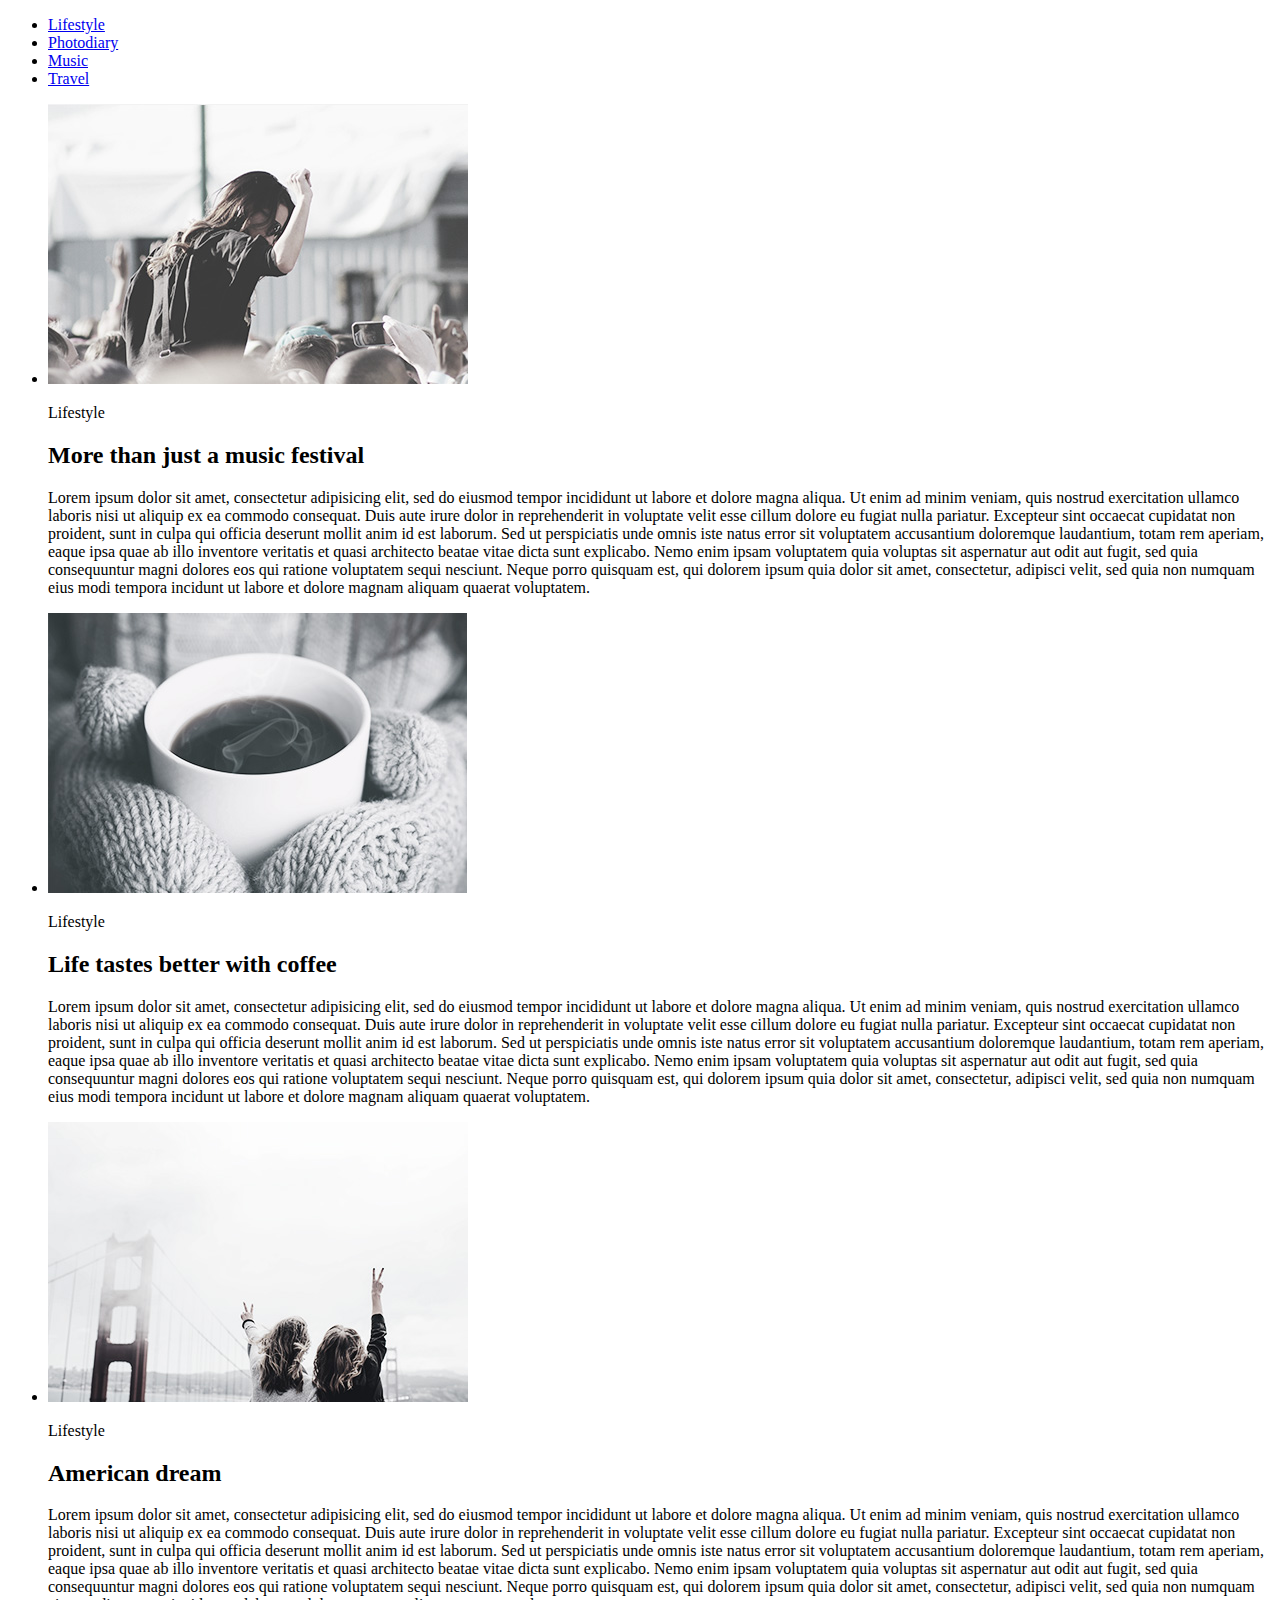
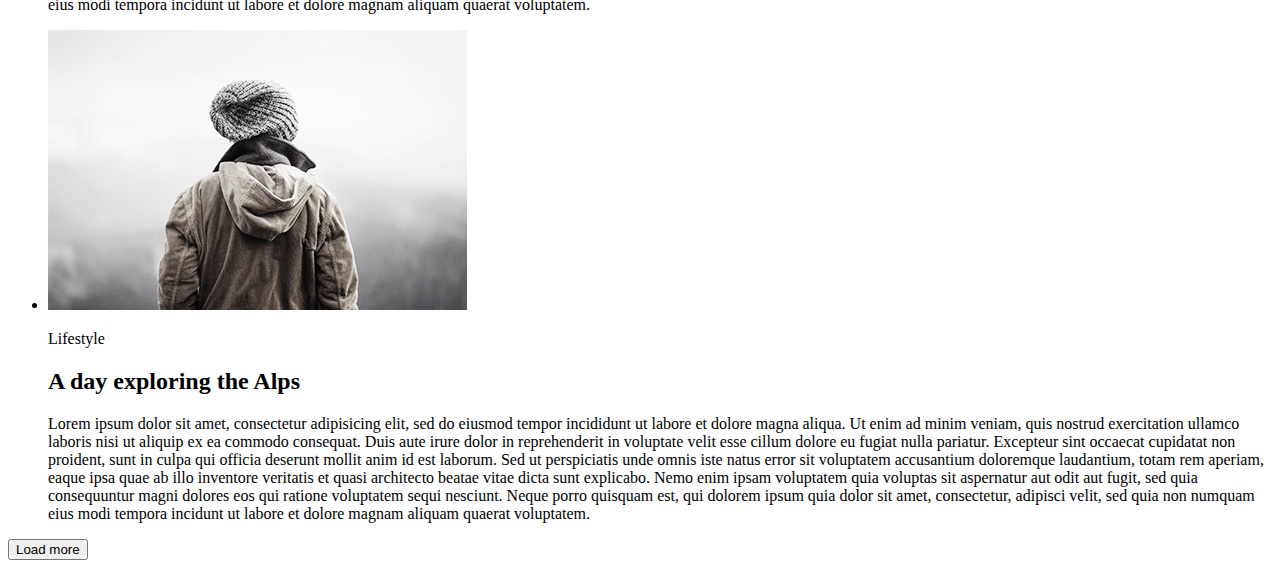
<file: html-css/module_01-02/index.html>
<!DOCTYPE html>
<html lang="en">

<head>
    <meta charset="UTF-8">
    <meta http-equiv="X-UA-Compatible" content="IE=edge">
    <meta name="viewport" content="width=device-width, initial-scale=1.0">
    <title>hw-01</title>
</head>

<body>
    <header>
        <nav>
            <ul>
                <li><a href="#">Lifestyle</a></li>
                <li><a href="#">Photodiary</a></li>
                <li><a href="#">Music</a></li>
                <li><a href="#">Travel</a></li>
            </ul>
        </nav>
    </header>
    <main>
        <section>
            <ul>
                <li>
                    <img src="./img/music_festival.jpg" alt="music festival">
                    <p>Lifestyle</p>
                    <h2>More than just a music festival</h2>
                    <p>Lorem ipsum dolor sit amet, consectetur adipisicing elit, sed do eiusmod tempor incididunt ut labore et dolore magna aliqua. Ut enim ad minim veniam, quis nostrud exercitation ullamco laboris nisi ut aliquip ex ea commodo consequat. Duis aute irure dolor in reprehenderit in voluptate velit esse cillum dolore eu fugiat nulla pariatur. Excepteur sint occaecat cupidatat non proident, sunt in culpa qui officia deserunt mollit anim id est laborum. Sed ut perspiciatis unde omnis iste natus error sit voluptatem accusantium doloremque laudantium, totam rem aperiam, eaque ipsa quae ab illo inventore veritatis et quasi architecto beatae vitae dicta sunt explicabo. Nemo enim ipsam voluptatem quia voluptas sit aspernatur aut odit aut fugit, sed quia consequuntur magni dolores eos qui ratione voluptatem sequi nesciunt. Neque porro quisquam est, qui dolorem ipsum quia dolor sit amet, consectetur, adipisci velit, sed quia non numquam eius modi tempora incidunt ut labore et dolore magnam aliquam quaerat voluptatem.</p>
                </li>
                <li>
                    <img src="./img/coffee.jpg" alt="coffee">
                    <p>Lifestyle</p>
                    <h2>Life tastes better with coffee</h2>
                    <p>Lorem ipsum dolor sit amet, consectetur adipisicing elit, sed do eiusmod tempor incididunt ut labore et dolore magna aliqua. Ut enim ad minim veniam, quis nostrud exercitation ullamco laboris nisi ut aliquip ex ea commodo consequat. Duis aute irure dolor in reprehenderit in voluptate velit esse cillum dolore eu fugiat nulla pariatur. Excepteur sint occaecat cupidatat non proident, sunt in culpa qui officia deserunt mollit anim id est laborum. Sed ut perspiciatis unde omnis iste natus error sit voluptatem accusantium doloremque laudantium, totam rem aperiam, eaque ipsa quae ab illo inventore veritatis et quasi architecto beatae vitae dicta sunt explicabo. Nemo enim ipsam voluptatem quia voluptas sit aspernatur aut odit aut fugit, sed quia consequuntur magni dolores eos qui ratione voluptatem sequi nesciunt. Neque porro quisquam est, qui dolorem ipsum quia dolor sit amet, consectetur, adipisci velit, sed quia non numquam eius modi tempora incidunt ut labore et dolore magnam aliquam quaerat voluptatem.</p>
                </li>
                <li>
                    <img src="./img/dreams.jpg" alt="dreams">
                    <p>Lifestyle</p>
                    <h2>American dream</h2>
                    <p>Lorem ipsum dolor sit amet, consectetur adipisicing elit, sed do eiusmod tempor incididunt ut labore et dolore magna aliqua. Ut enim ad minim veniam, quis nostrud exercitation ullamco laboris nisi ut aliquip ex ea commodo consequat. Duis aute irure dolor in reprehenderit in voluptate velit esse cillum dolore eu fugiat nulla pariatur. Excepteur sint occaecat cupidatat non proident, sunt in culpa qui officia deserunt mollit anim id est laborum. Sed ut perspiciatis unde omnis iste natus error sit voluptatem accusantium doloremque laudantium, totam rem aperiam, eaque ipsa quae ab illo inventore veritatis et quasi architecto beatae vitae dicta sunt explicabo. Nemo enim ipsam voluptatem quia voluptas sit aspernatur aut odit aut fugit, sed quia consequuntur magni dolores eos qui ratione voluptatem sequi nesciunt. Neque porro quisquam est, qui dolorem ipsum quia dolor sit amet, consectetur, adipisci velit, sed quia non numquam eius modi tempora incidunt ut labore et dolore magnam aliquam quaerat voluptatem.</p>
                </li>
                <li>
                    <img src="./img/alps.jpg" alt="alps">
                    <p>Lifestyle</p>
                    <h2>A day exploring the Alps</h2>
                    <p>Lorem ipsum dolor sit amet, consectetur adipisicing elit, sed do eiusmod tempor incididunt ut labore et dolore magna aliqua. Ut enim ad minim veniam, quis nostrud exercitation ullamco laboris nisi ut aliquip ex ea commodo consequat. Duis aute irure dolor in reprehenderit in voluptate velit esse cillum dolore eu fugiat nulla pariatur. Excepteur sint occaecat cupidatat non proident, sunt in culpa qui officia deserunt mollit anim id est laborum. Sed ut perspiciatis unde omnis iste natus error sit voluptatem accusantium doloremque laudantium, totam rem aperiam, eaque ipsa quae ab illo inventore veritatis et quasi architecto beatae vitae dicta sunt explicabo. Nemo enim ipsam voluptatem quia voluptas sit aspernatur aut odit aut fugit, sed quia consequuntur magni dolores eos qui ratione voluptatem sequi nesciunt. Neque porro quisquam est, qui dolorem ipsum quia dolor sit amet, consectetur, adipisci velit, sed quia non numquam eius modi tempora incidunt ut labore et dolore magnam aliquam quaerat voluptatem.</p>
                </li>
            </ul>
            <button type="button">Load more</button>
        </section>
    </main>

</body>

</html>
</file>
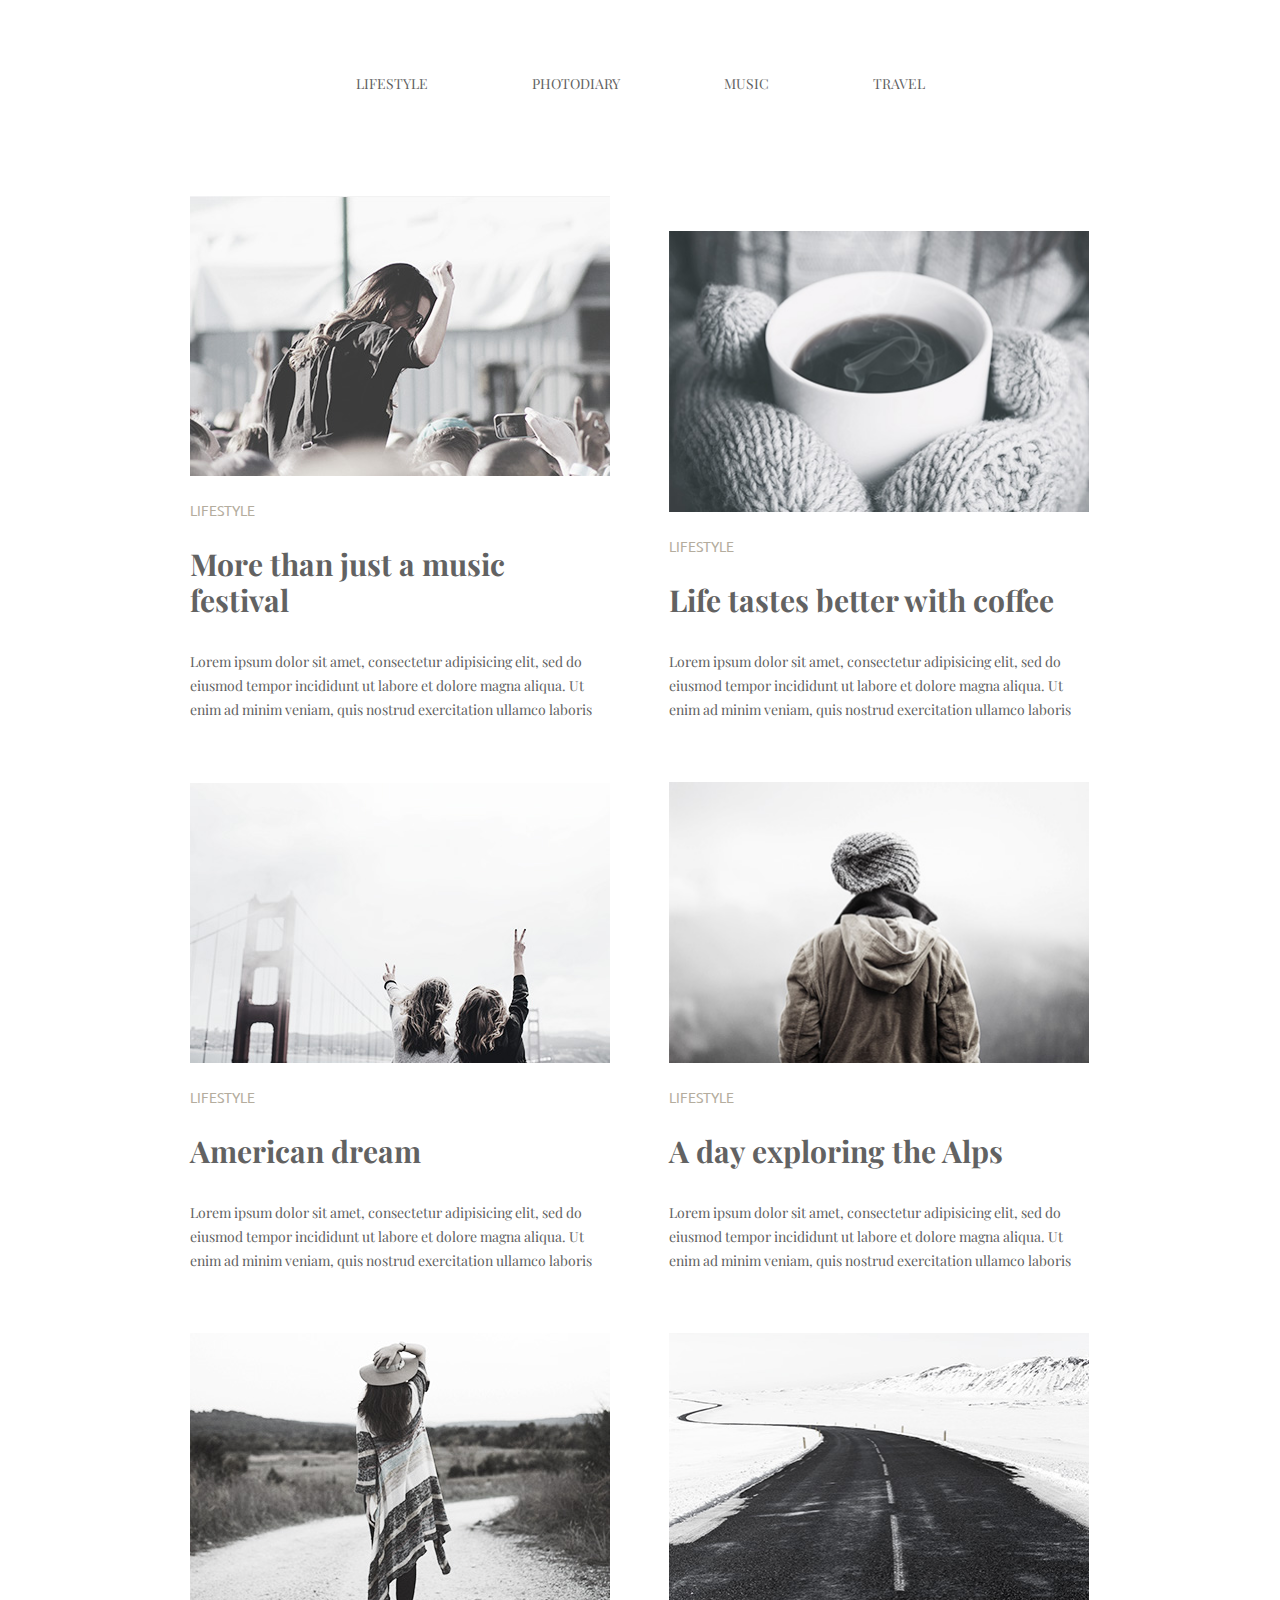
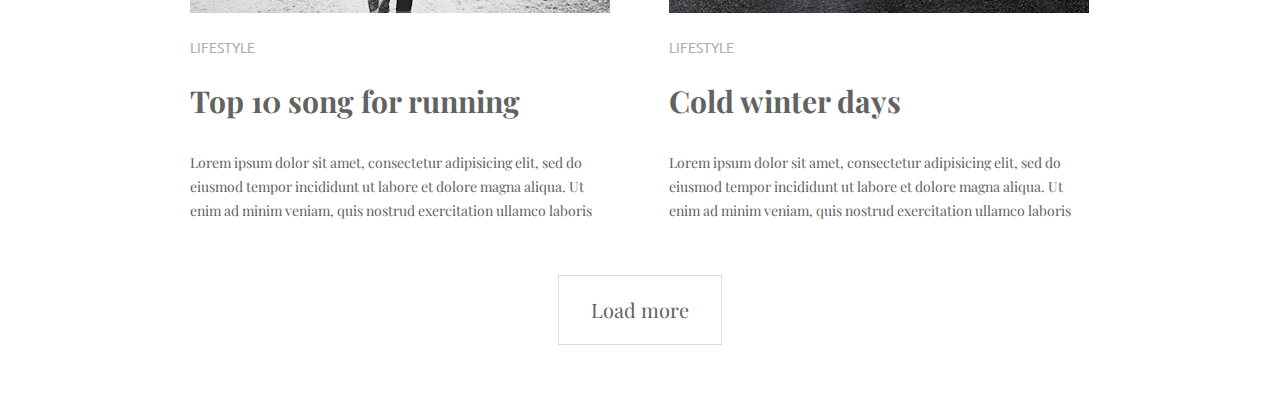
<file: html-css/module_03/index.html>
<!DOCTYPE html>
<html lang="en">

<head>
    <meta charset="UTF-8">
    <meta http-equiv="X-UA-Compatible" content="IE=edge">
    <meta name="viewport" content="width=device-width, initial-scale=1.0">
    <title>hw-02</title>
    <link href="https://fonts.googleapis.com/css2?family=Playfair+Display&family=Ubuntu:wght@300&display=swap" rel="stylesheet">
    <link rel="stylesheet" href="./styles/normalize.css">
    <link rel="stylesheet" href="./styles/styles.css">
</head>


<body>
    <div class="container">
        <header>
            <nav class="site-navigation">
                <ul class="navigation-list">
                    <li class="navigation-list-item">
                        <a href="#" class="navigation-list-link">lifestyle</a>
                    </li>
                    <li class="navigation-list-item">
                        <a href="#" class="navigation-list-link">photodiary</a>
                    </li>
                    <li class="navigation-list-item">
                        <a href="#" class="navigation-list-link">music</a>
                    </li>
                    <li class="navigation-list-item">
                        <a href="#" class="navigation-list-link">travel</a>
                    </li>
                </ul>
            </nav>
        </header>
        <main>
            <ul class="articles-list">
                <li class="articles-list-item">
                    <img src="./images/music-festival.jpg" alt="music festival" class="articles-list-img" width="420" height="280">
                    <p class="articles-list-type">lifestyle</p>
                    <h2 class="articles-list-heading">More than just a music festival</h2>
                    <p class="articles-list-description">Lorem ipsum dolor sit amet, consectetur adipisicing elit, sed do eiusmod tempor incididunt ut labore et dolore magna aliqua. Ut enim ad minim veniam, quis nostrud exercitation ullamco laboris</p>
                </li>
                <li class="articles-list-item">
                    <img src="./images/coffee.jpg" alt="coffee" class="articles-list-img" width="420" height="280">
                    <p class="articles-list-type">lifestyle</p>
                    <h2 class="articles-list-heading">Life tastes better with coffee</h2>
                    <p class="articles-list-description">Lorem ipsum dolor sit amet, consectetur adipisicing elit, sed do eiusmod tempor incididunt ut labore et dolore magna aliqua. Ut enim ad minim veniam, quis nostrud exercitation ullamco laboris</p>
                </li>
                <li class="articles-list-item">
                    <img src="./images/american_dream.jpg" alt="american dream" class="articles-list-img" width="420" height="280">
                    <p class="articles-list-type">lifestyle</p>
                    <h2 class="articles-list-heading">American dream</h2>
                    <p class="articles-list-description">Lorem ipsum dolor sit amet, consectetur adipisicing elit, sed do eiusmod tempor incididunt ut labore et dolore magna aliqua. Ut enim ad minim veniam, quis nostrud exercitation ullamco laboris</p>
                </li>
                <li class="articles-list-item">
                    <img src="./images/alps.jpg" alt="alps" class="articles-list-img" width="420" height="280">
                    <p class="articles-list-type">lifestyle</p>
                    <h2 class="articles-list-heading">A day exploring the Alps</h2>
                    <p class="articles-list-description">Lorem ipsum dolor sit amet, consectetur adipisicing elit, sed do eiusmod tempor incididunt ut labore et dolore magna aliqua. Ut enim ad minim veniam, quis nostrud exercitation ullamco laboris</p>
                </li>
                <li class="articles-list-item">
                    <img src="./images/song_for_running.jpg" alt="running song" class="articles-list-img" width="420" height="280">
                    <p class="articles-list-type">lifestyle</p>
                    <h2 class="articles-list-heading">Top 10 song for running</h2>
                    <p class="articles-list-description">Lorem ipsum dolor sit amet, consectetur adipisicing elit, sed do eiusmod tempor incididunt ut labore et dolore magna aliqua. Ut enim ad minim veniam, quis nostrud exercitation ullamco laboris</p>
                </li>
                <li class="articles-list-item">
                    <img src="./images/winter-road.jpg" alt="winter road" class="articles-list-img" width="420" height="280">
                    <p class="articles-list-type">lifestyle</p>
                    <h2 class="articles-list-heading">Cold winter days</h2>
                    <p class="articles-list-description">Lorem ipsum dolor sit amet, consectetur adipisicing elit, sed do eiusmod tempor incididunt ut labore et dolore magna aliqua. Ut enim ad minim veniam, quis nostrud exercitation ullamco laboris</p>
                </li>
            </ul>
        </main>
        <footer>
            <button class="load-more-btn" type="button">Load more</button>
        </footer>
    </div>
</body>

</html>
</file>
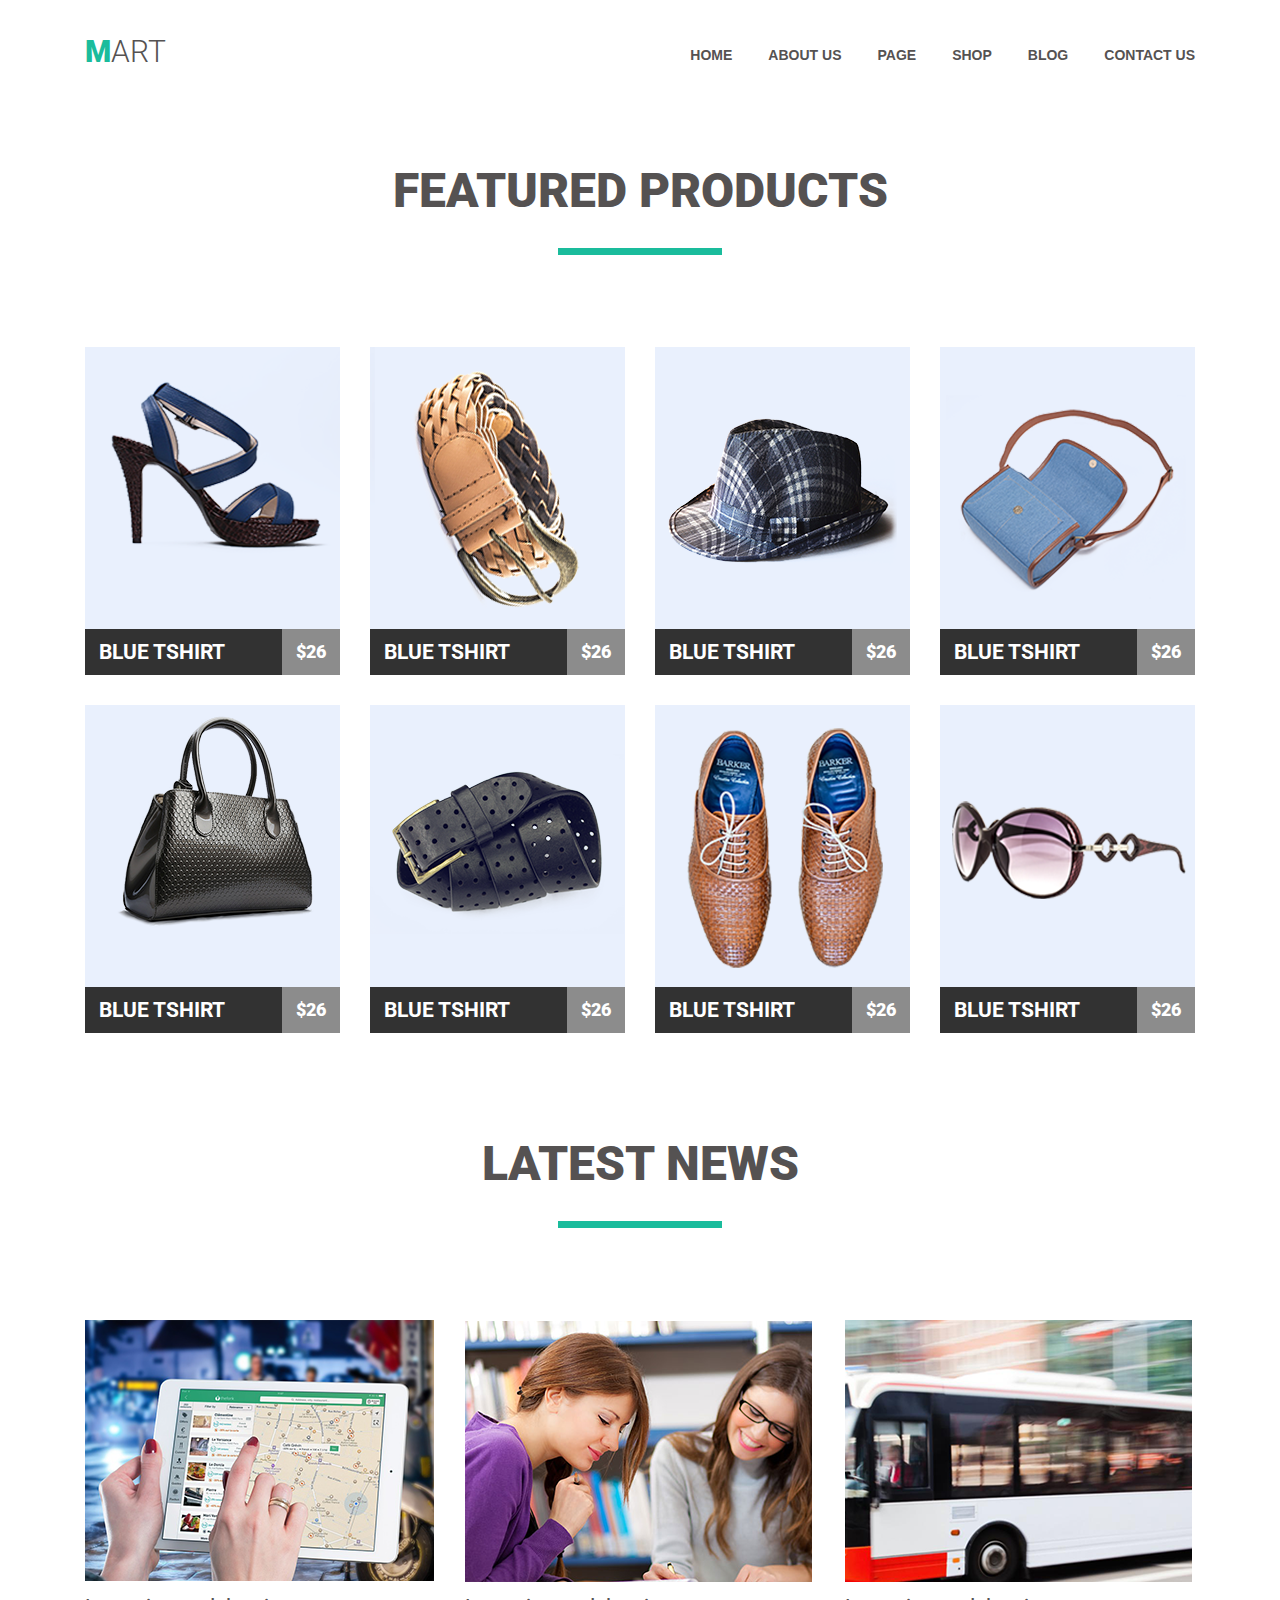
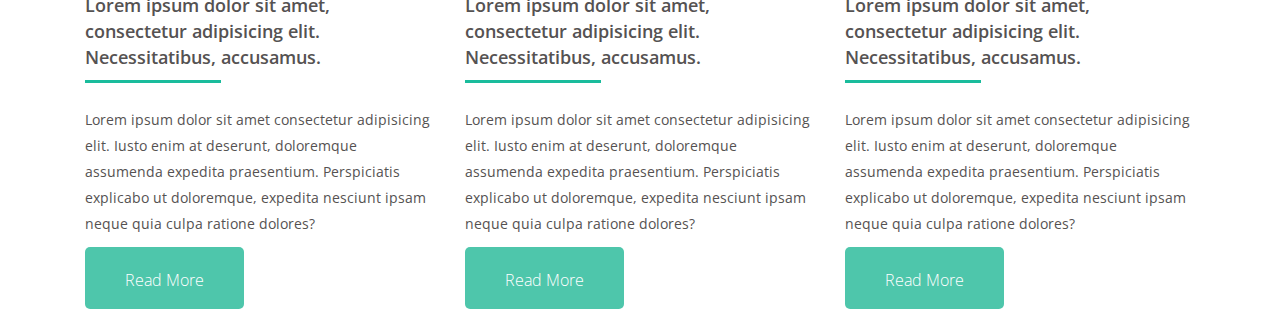
<file: html-css/module_04/index.html>
<!DOCTYPE html>
<html lang="en">

<head>
    <meta charset="UTF-8">
    <meta http-equiv="X-UA-Compatible" content="IE=edge">
    <meta name="viewport" content="width=device-width, initial-scale=1.0">
    <link rel="stylesheet" href="./styles/normalize.css">
    <link rel="stylesheet" href="./styles/styles.css">
    <link href="https://fonts.googleapis.com/css2?family=Open+Sans:wght@300;400;600;700&family=Roboto:wght@300;900&display=swap" rel="stylesheet">
    <title>hw-04</title>
</head>

<body>
    <div class="wrapper">
        <header class="site-header clearfix">
            <nav class="site-navigation clearfix">
                <a href="" class="site-logo">Mart</a>
                <ul class="navigation-list clearfix">
                    <li class="navigation-list-item">Home<a href="#" class="navigation-list-link"></a></li>
                    <li class="navigation-list-item">About us<a href="#" class="navigation-list-link"></a></li>
                    <li class="navigation-list-item">Page<a href="#" class="navigation-list-link"></a></li>
                    <li class="navigation-list-item">Shop<a href="#" class="navigation-list-link"></a></li>
                    <li class="navigation-list-item">Blog<a href="#" class="navigation-list-link"></a></li>
                    <li class="navigation-list-item">Contact us<a href="#" class="navigation-list-link"></a></li>
                </ul>
            </nav>
        </header>
        <main>
            <section class="featured-product">
                <h2 class="section-header">Featured products</h2>
                <ul class="products-list clearfix">
                    <li class="products-list-item ">
                        <a href="#" class="products-list-img-link">
                            <img src="./images/product-01.png" alt="" class="product-img"></a>
                        <a href="" class="product-list-link clearfix">
                            <h3 class="product-name ">Blue Tshirt</h3>
                            <span class="product-price">26</span>
                        </a>
                    </li>
                    <li class="products-list-item ">
                        <a href="#" class="products-list-img-link">
                            <img src="./images/product-02.png" alt="" class="product-img"></a>
                        <a href="" class="product-list-link clearfix">
                            <h3 class="product-name ">Blue Tshirt</h3>
                            <span class="product-price">26</span>
                        </a>
                    </li>
                    <li class="products-list-item ">
                        <a href="#" class="products-list-img-link">
                            <img src="./images/product-03.png" alt="" class="product-img"></a>
                        <a href="" class="product-list-link clearfix">
                            <h3 class="product-name ">Blue Tshirt</h3>
                            <span class="product-price">26</span>
                        </a>
                    </li>
                    <li class="products-list-item ">
                        <a href="#" class="products-list-img-link">
                            <img src="./images/product-04.png" alt="" class="product-img"></a>
                        <a href="" class="product-list-link clearfix">
                            <h3 class="product-name ">Blue Tshirt</h3>
                            <span class="product-price">26</span>
                        </a>
                    </li>
                    <li class="products-list-item ">
                        <a href="#" class="products-list-img-link">
                            <img src="./images/product-05.png" alt="" class="product-img"></a>
                        <a href="" class="product-list-link clearfix">
                            <h3 class="product-name ">Blue Tshirt</h3>
                            <span class="product-price">26</span>
                        </a>
                    </li>
                    <li class="products-list-item ">
                        <a href="#" class="products-list-img-link">
                            <img src="./images/product-06.png" alt="" class="product-img"></a>
                        <a href="" class="product-list-link clearfix">
                            <h3 class="product-name ">Blue Tshirt</h3>
                            <span class="product-price">26</span>
                        </a>
                    </li>
                    <li class="products-list-item ">
                        <a href="#" class="products-list-img-link">
                            <img src="./images/product-07.png" alt="" class="product-img"></a>
                        <a href="" class="product-list-link clearfix">
                            <h3 class="product-name ">Blue Tshirt</h3>
                            <span class="product-price">26</span>
                        </a>
                    </li>
                    <li class="products-list-item ">
                        <a href="#" class="products-list-img-link">
                            <img src="./images/product-08.png" alt="" class="product-img"></a>
                        <a href="" class="product-list-link clearfix">
                            <h3 class="product-name ">Blue Tshirt</h3>
                            <span class="product-price">26</span>
                        </a>
                    </li>
                </ul>
            </section>
            <section class="news">
                <h3 class="section-header">Latest news</h3>
                <ul class="news-list clearfix">
                    <li class="news-list-item">
                        <img src="./images/news-01.png" alt="" class="news-list-img">
                        <h3 class="news-list-heading">Lorem ipsum dolor sit amet, consectetur adipisicing elit. Necessitatibus, accusamus.</h3>
                        <p class="news-list-containment">Lorem ipsum dolor sit amet consectetur adipisicing elit. Iusto enim at deserunt, doloremque assumenda expedita praesentium. Perspiciatis explicabo ut doloremque, expedita nesciunt ipsam neque quia culpa ratione dolores?</p>
                        <a href="#" class="news-list-link">Read more</a>
                    </li>
                    <li class="news-list-item">
                        <img src="./images/news-02.png" alt="" class="news-list-img">
                        <h3 class="news-list-heading">Lorem ipsum dolor sit amet, consectetur adipisicing elit. Necessitatibus, accusamus.</h3>
                        <p class="news-list-containment">Lorem ipsum dolor sit amet consectetur adipisicing elit. Iusto enim at deserunt, doloremque assumenda expedita praesentium. Perspiciatis explicabo ut doloremque, expedita nesciunt ipsam neque quia culpa ratione dolores?</p>
                        <a href="#" class="news-list-link">Read more</a>
                    </li>
                    <li class="news-list-item">
                        <img src="./images/news-03.png" alt="" class="news-list-img">
                        <h3 class="news-list-heading">Lorem ipsum dolor sit amet, consectetur adipisicing elit. Necessitatibus, accusamus.</h3>
                        <p class="news-list-containment">Lorem ipsum dolor sit amet consectetur adipisicing elit. Iusto enim at deserunt, doloremque assumenda expedita praesentium. Perspiciatis explicabo ut doloremque, expedita nesciunt ipsam neque quia culpa ratione dolores?</p>
                        <a href="#" class="news-list-link">Read more</a>
                    </li>
                </ul>
            </section>
        </main>
    </div>
</body>

</html>
</file>
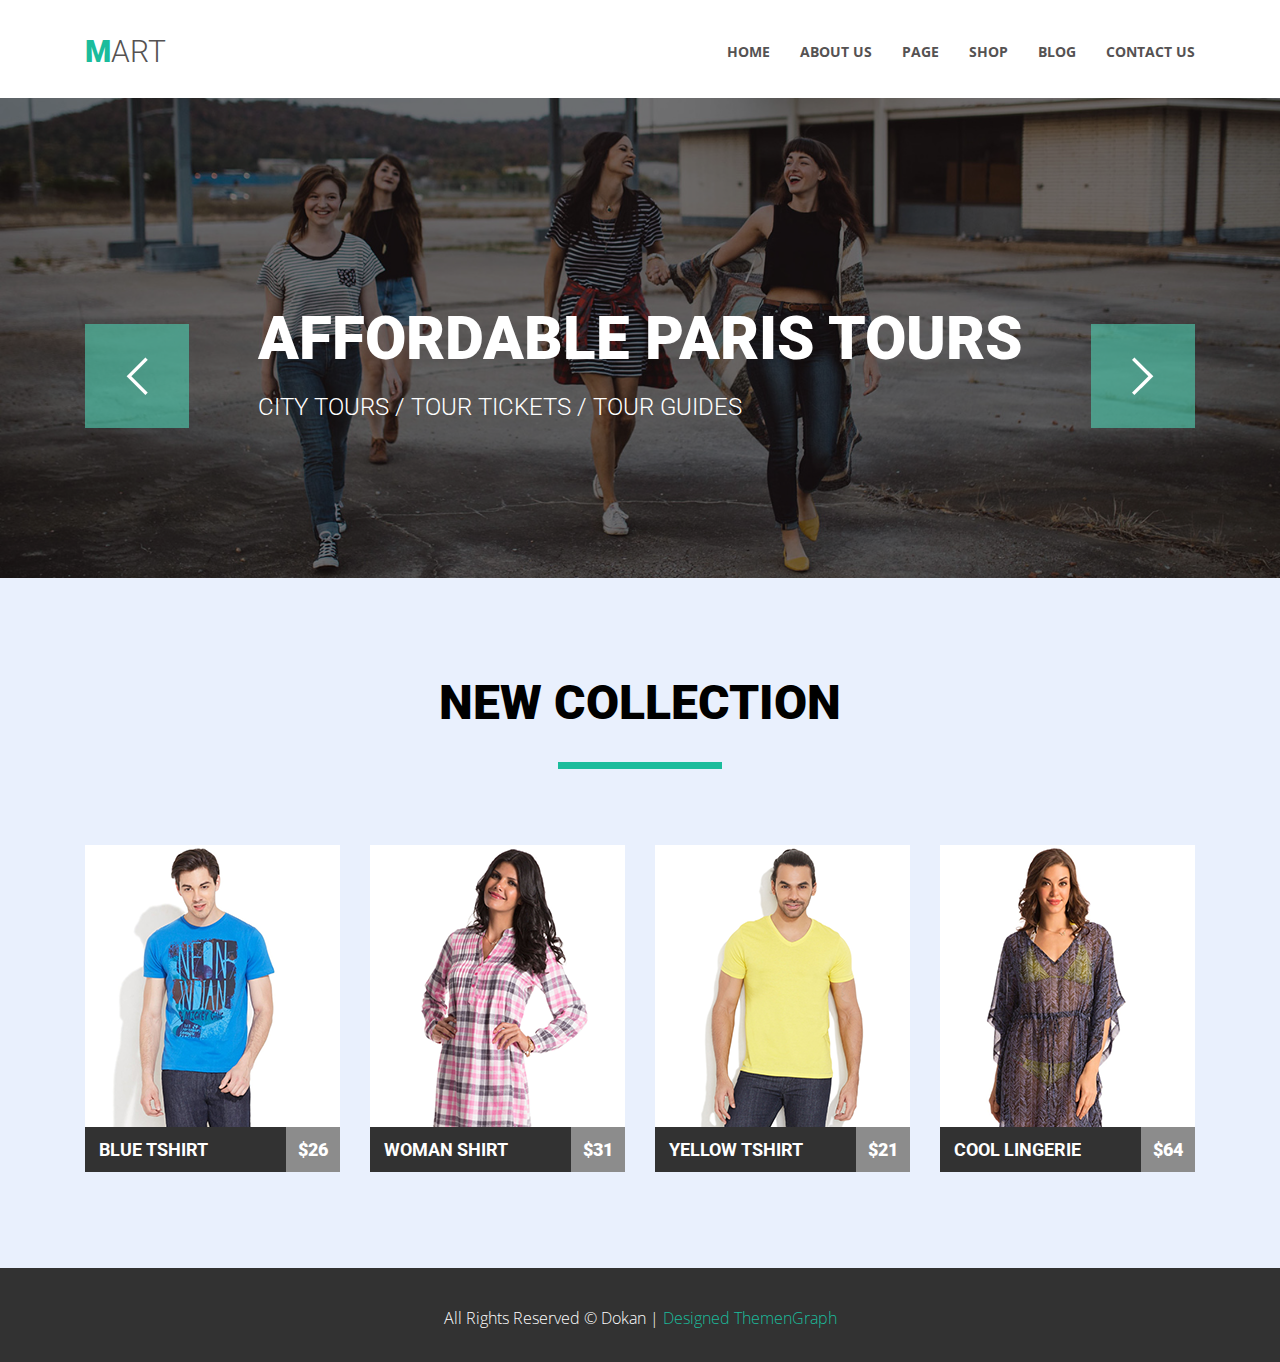
<file: html-css/module_05/index.html>
<!DOCTYPE html>
<html lang="en">

<head>
    <meta charset="UTF-8">
    <meta http-equiv="X-UA-Compatible" content="IE=edge">
    <meta name="viewport" content="width=device-width, initial-scale=1.0">
    <title>hw-05</title>
    <link rel="stylesheet" href="./styles/normalize.css">
    <link rel="stylesheet" href="./styles/styles.css">
    <link href="https://fonts.googleapis.com/css2?family=Roboto:wght@300;900&display=swap" rel="stylesheet">
    <link href="https://fonts.googleapis.com/css2?family=Open+Sans:wght@400;700&family=Roboto:wght@300;900&display=swap" rel="stylesheet">
</head>

<body>
    <header class="main-header">
        <div class="container">
            <nav class="site-navigation clearfix">
                <a href="" class="logotype">Mart</a>
                <ul class="navigation__list clearfix">
                    <li class="navigation__list-item"><a href="#" class="navigation__list-link">Home</a></li>
                    <li class="navigation__list-item"><a href="#" class="navigation__list-link">About Us</a></li>
                    <li class="navigation__list-item"><a href="#" class="navigation__list-link">Page</a></li>
                    <li class="navigation__list-item"><a href="#" class="navigation__list-link">Shop</a></li>
                    <li class="navigation__list-item"><a href="#" class="navigation__list-link">Blog</a></li>
                    <li class="navigation__list-item"><a href="#" class="navigation__list-link">Contact Us</a></li>
                </ul>
            </nav>
        </div>
    </header>
    <main>
        <section class="slider">
            <div class="slide">
                <div class="slide__wrp">
                    <img src=./images/slide-01.jpg width=1600 height=600 alt="first slide" class="slider-img">
                </div>
                <div class="slide__controls container clearfix">
                    <button class="control-btn prev" type="button">
                        <span class="visually-hidden">Previous slide</span>
                    </button>
                    <button class="control-btn nxt" type="button">
                        <span class="visually-hidden">Next slide</span>
                    </button>
                </div>
                <div class="slide__description">
                    <h3 class="slide__main-phrase">AFFORDABLE PARIS TOURS</h3>
                    <a href="#" class="slider-link">City Tours / Tour Tickets / Tour Guides</a>
                </div>
            </div>
        </section>
        <section class="new-collection ">
            <div class="container">
                <h3 class="section-heading">New collection</h3>
                <ul class="product__list clearfix">
                    <li class="product__list-item">
                        <div class="product__list-img-wrp">
                            <img class="product__list-img" width=255 height=282 src="./images/product-pict-01.png" alt="product-01">
                            <div class="img-overlay">
                                <ul class="actions-btn__list clearfix">
                                    <li class="actions-btn__list-item">
                                        <button class="like" type="button">
                                            <span class="visually-hidden">Like button</span>
                                        </button>
                                    </li>
                                    <li class="actions-btn__list-item">
                                        <button class="compare" type="button">
                                            <span class="visually-hidden">Compare button</span>
                                        </button>
                                    </li>
                                    <li class="actions-btn__list-item">
                                        <button class="time" type="button">
                                            <span class="visually-hidden">Time button</span>
                                        </button>
                                    </li>
                                    <li class="actions-btn__list-item">
                                        <button class="add" type="button"> Add to cart
                                            <span class="visually-hidden">Add button</span>
                                        </button>
                                    </li>
                                </ul>
                            </div>
                        </div>
                        <a href="#" class="product__price-wrp clearfix">
                            <h4 class="product__list-name">Blue Tshirt</h4>
                            <span class="product__price">26</span>
                        </a>
                    </li>
                    <li class="product__list-item">
                        <div class="product__list-img-wrp">
                            <img class="product__list-img" width=255 height=282 src="./images/product-pict-02.png" alt="product-01">
                            <div class="img-overlay">
                                <ul class="actions-btn__list clearfix">
                                    <li class="actions-btn__list-item">
                                        <button class="like" type="button">
                                            <span class="visually-hidden">Like button</span>
                                        </button>
                                    </li>
                                    <li class="actions-btn__list-item">
                                        <button class="compare" type="button">
                                            <span class="visually-hidden">Compare button</span>
                                        </button>
                                    </li>
                                    <li class="actions-btn__list-item">
                                        <button class="time" type="button">
                                            <span class="visually-hidden">Time button</span>
                                        </button>
                                    </li>
                                    <li class="actions-btn__list-item">
                                        <button class="add" type="button"> Add to cart
                                            <span class="visually-hidden">Add button</span>
                                        </button>
                                    </li>
                                </ul>
                            </div>
                        </div>
                        <a href="#" class="product__price-wrp clearfix">
                            <h4 class="product__list-name">Woman shirt</h4>
                            <span class="product__price">31</span>
                        </a>
                    </li>
                    <li class="product__list-item">
                        <div class="product__list-img-wrp">
                            <img class="product__list-img" width=255 height=282 src="./images/product-pict-03.png" alt="product-01">
                            <div class="img-overlay">
                                <ul class="actions-btn__list clearfix">
                                    <li class="actions-btn__list-item">
                                        <button class="like" type="button">
                                            <span class="visually-hidden">Like button</span>
                                        </button>
                                    </li>
                                    <li class="actions-btn__list-item">
                                        <button class="compare" type="button">
                                            <span class="visually-hidden">Compare button</span>
                                        </button>
                                    </li>
                                    <li class="actions-btn__list-item">
                                        <button class="time" type="button">
                                            <span class="visually-hidden">Time button</span>
                                        </button>
                                    </li>
                                    <li class="actions-btn__list-item">
                                        <button class="add" type="button"> Add to cart
                                            <span class="visually-hidden">Add button</span>
                                        </button>
                                    </li>
                                </ul>
                            </div>
                        </div>
                        <a href="#" class="product__price-wrp clearfix">
                            <h4 class="product__list-name">Yellow Tshirt</h4>
                            <span class="product__price">21</span>
                        </a>
                    </li>
                    <li class="product__list-item">
                        <div class="product__list-img-wrp">
                            <img class="product__list-img" width=255 height=282 src="./images/product-pict-04.png" alt="product-01">
                            <div class="img-overlay">
                                <ul class="actions-btn__list clearfix">
                                    <li class="actions-btn__list-item">
                                        <button class="like" type="button">
                                            <span class="visually-hidden">Like button</span>
                                        </button>
                                    </li>
                                    <li class="actions-btn__list-item">
                                        <button class="compare" type="button">
                                            <span class="visually-hidden">Compare button</span>
                                        </button>
                                    </li>
                                    <li class="actions-btn__list-item">
                                        <button class="time" type="button">
                                            <span class="visually-hidden">Time button</span>
                                        </button>
                                    </li>
                                    <li class="actions-btn__list-item">
                                        <button class="add" type="button"> Add to cart
                                            <span class="visually-hidden">Add button</span>
                                        </button>
                                    </li>
                                </ul>
                            </div>
                        </div>
                        <a href="#" class="product__price-wrp clearfix">
                            <h4 class="product__list-name">Cool lingerie</h4>
                            <span class="product__price">64</span>
                        </a>
                    </li>
                </ul>
            </div>
        </section>
    </main>
    <footer class="site-footer">
        <p class="autor">All Rights Reserved © Dokan | <a href="#" class="author-link">Designed ThemenGraph</a></p>
    </footer>
</body>


</html>
</file>
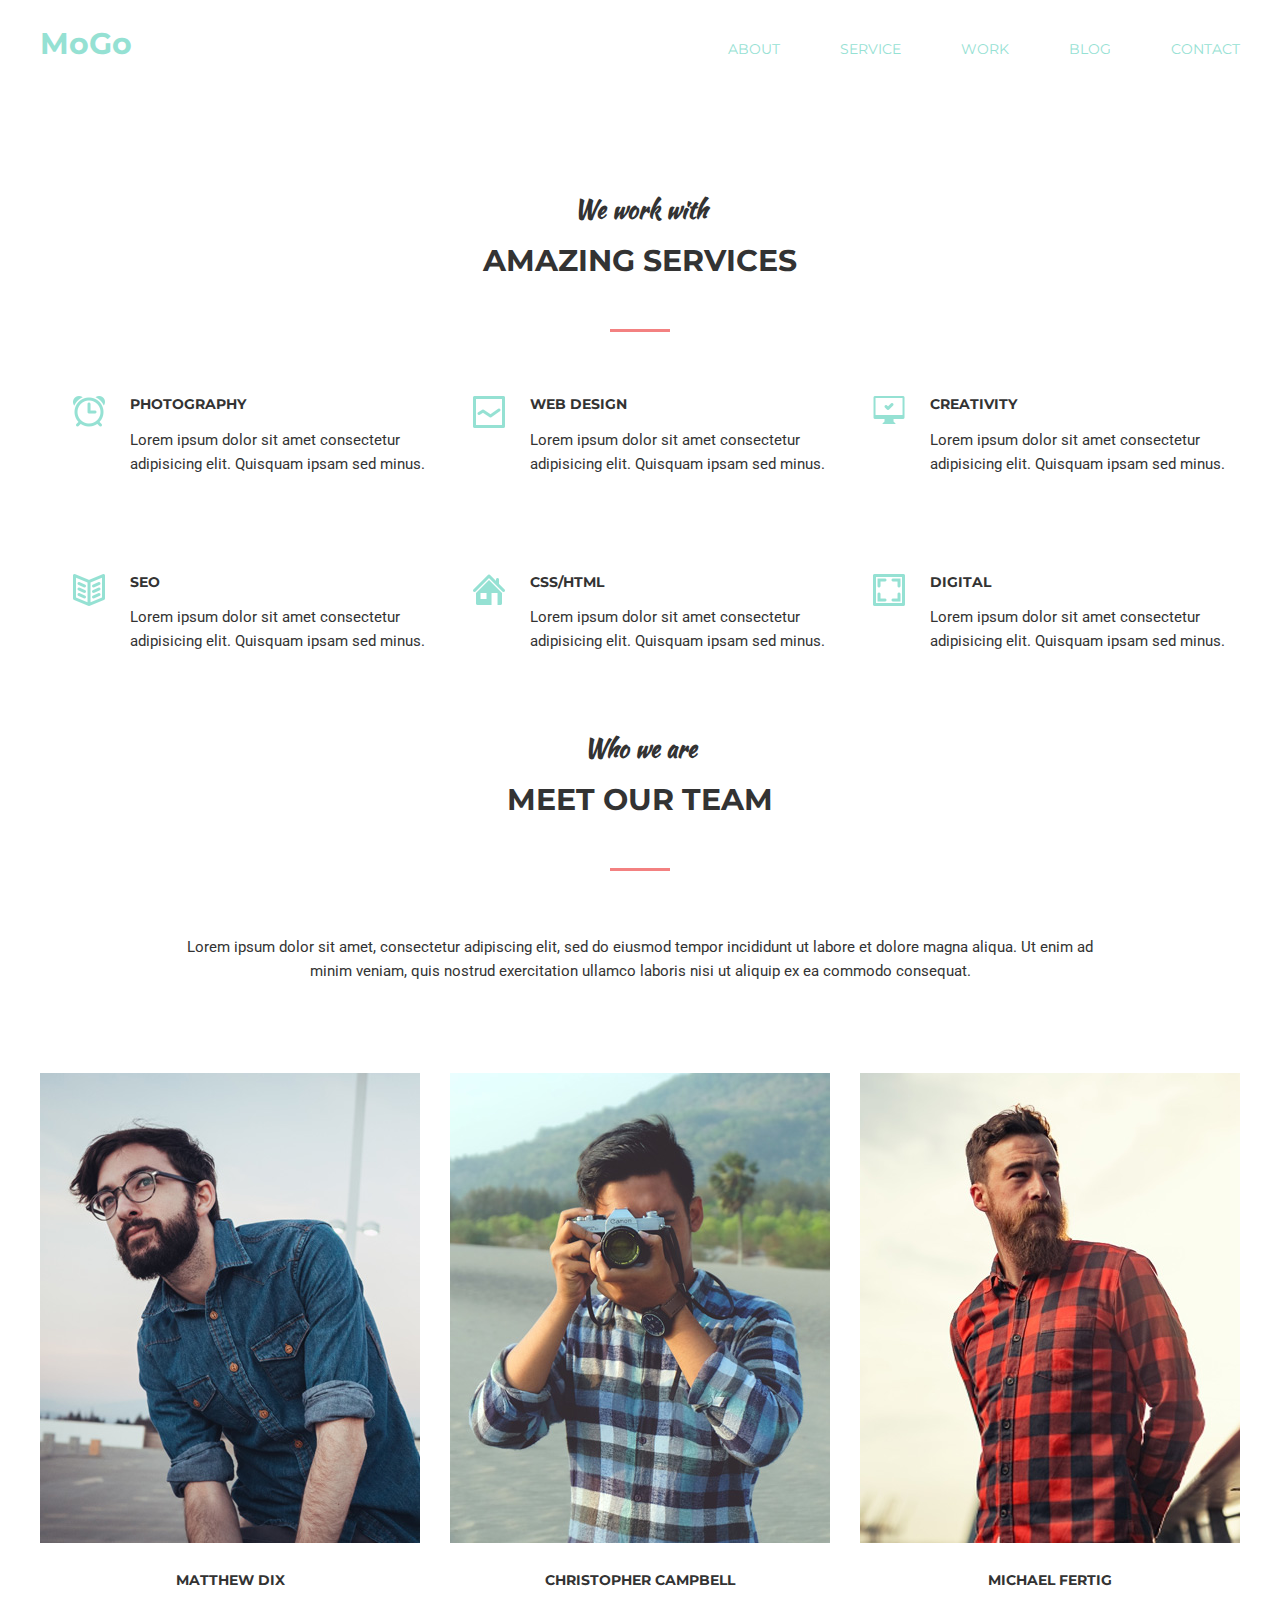
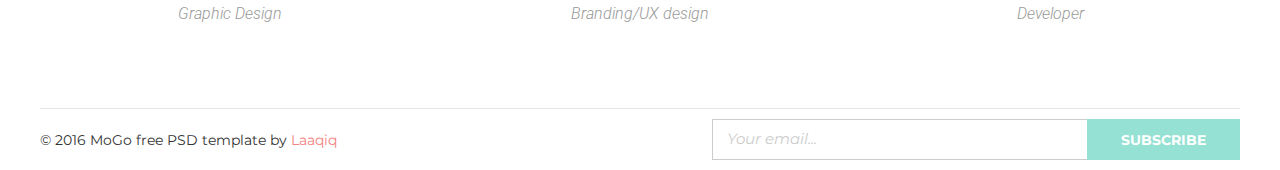
<file: html-css/module_06/index.html>
<!DOCTYPE html>
<html lang="en">

<head>
    <meta charset="UTF-8">
    <meta http-equiv="X-UA-Compatible" content="IE=edge">
    <meta name="viewport" content="width=device-width, initial-scale=1.0">
    <title>hw-06</title>
    <link href="https://fonts.googleapis.com/css2?family=Montserrat:wght@400;700&display=swap" rel="stylesheet">
    <link href="https://fonts.googleapis.com/css2?family=Roboto:ital,wght@0,400;1,300&display=swap" rel="stylesheet">
    <link href="https://fonts.googleapis.com/css2?family=Kaushan+Script&display=swap" rel="stylesheet">
    <link rel="stylesheet" href="./styles/normalize.css">
    <link rel="stylesheet" href="./styles/styles.css">

</head>

<body>
    <div class="container">
        <header class="site-header">
            <nav class="site-navigation">
                <a href="#" class="logo">MoGo</a>
                <ul class="navigation-list">
                    <li class="navigation-list__item">
                        <a href="#" class="navigation-list__link">About</a>
                    </li>
                    <li class="navigation-list__item"><a href="#" class="navigation-list__link">Service</a></li>
                    <li class="navigation-list__item"><a href="#" class="navigation-list__link">Work</a></li>
                    <li class="navigation-list__item"><a href="#" class="navigation-list__link">Blog</a></li>
                    <li class="navigation-list__item"><a href="#" class="navigation-list__link">Contact</a></li>
                </ul>
            </nav>
        </header>
        <main>
            <h1 class="visually-hidden">Our amazing site</h1>
            <section class="section services">
                <h2 class="section-heading">
                    <span class="decorated-heading">We work with</span>
                    Amazing Services
                </h2>
                <ul class="services-list">
                    <li class="services-list__item photography">
                        <h3 class="services-list__heading">Photography</h3>
                        <p class="services-list__description">Lorem ipsum dolor sit amet consectetur adipisicing elit. Quisquam ipsam sed minus.</p>
                    </li>
                    <li class="services-list__item web-design">
                        <h3 class="services-list__heading ">Web Design</h3>
                        <p class="services-list__description">Lorem ipsum dolor sit amet consectetur adipisicing elit. Quisquam ipsam sed minus.</p>
                    </li>
                    <li class="services-list__item creativity">
                        <h3 class="services-list__heading ">Creativity</h3>
                        <p class="services-list__description">Lorem ipsum dolor sit amet consectetur adipisicing elit. Quisquam ipsam sed minus.</p>
                    </li>
                    <li class="services-list__item seo">
                        <h3 class="services-list__heading ">SEO</h3>
                        <p class="services-list__description">Lorem ipsum dolor sit amet consectetur adipisicing elit. Quisquam ipsam sed minus.</p>
                    </li>
                    <li class="services-list__item html-css">
                        <h3 class="services-list__heading ">Css/Html</h3>
                        <p class="services-list__description">Lorem ipsum dolor sit amet consectetur adipisicing elit. Quisquam ipsam sed minus.</p>
                    </li>
                    <li class="services-list__item digital">
                        <h3 class="services-list__heading">Digital</h3>
                        <p class="services-list__description">Lorem ipsum dolor sit amet consectetur adipisicing elit. Quisquam ipsam sed minus.</p>
                    </li>
                </ul>
            </section>
            <section class="section our-team">
                <h2 class="section-heading">
                    <span class="decorated-heading">Who we are</span>
                    Meet our team
                </h2>
                <p class="section-description">Lorem ipsum dolor sit amet, consectetur adipiscing elit, sed do eiusmod tempor incididunt ut labore et dolore magna aliqua. Ut enim ad minim veniam, quis nostrud exercitation ullamco laboris nisi ut aliquip ex ea commodo consequat.</p>
                <ul class="team-list">
                    <li class="team-list__item">
                        <div class="team-list__item-image-wrapper">
                            <img src="./images/Matthew_Dix.jpg" alt="team member photography" width="380" height="470" class="team-list__img">
                            <div class="team-list__overlay">
                                <ul class="social-list">
                                    <li class="social-list__item">
                                        <link rel="stylesheet" href="#" class="social-list__link facebook">
                                        <span class="visually-hidden">facebook link</span></link>
                                    </li>
                                    <li class="social-list__item">
                                        <link rel="stylesheet" href="#" class="social-list__link twitter">
                                        <span class="visually-hidden">twitter link</span></link>
                                    </li>
                                    <li class="social-list__item">
                                        <link rel="stylesheet" href="#" class="social-list__link pinterest">
                                        <span class="visually-hidden">pinterest link</span></link>
                                    </li>
                                    <li class="social-list__item">
                                        <link rel="stylesheet" href="#" class="social-list__link instagram">
                                        <span class="visually-hidden">instagram link</span></link>
                                    </li>
                                </ul>
                            </div>
                        </div>
                        <h3 class="team-list__heading">Matthew Dix</h3>
                        <p class="team-list__occupation">Graphic Design</p>

                    </li>
                    <li class="team-list__item">
                        <div class="team-list__item-image-wrapper">
                            <img src="./images/Christopher_Campbell.jpg" alt="team member photography" width="380" height="470" class="team-list__img">
                            <div class="team-list__overlay">
                                <ul class="social-list">
                                    <li class="social-list__item">
                                        <link rel="stylesheet" href="#" class="social-list__link facebook">
                                        <span class="visually-hidden">facebook link</span></link>
                                    </li>
                                    <li class="social-list__item">
                                        <link rel="stylesheet" href="#" class="social-list__link twitter">
                                        <span class="visually-hidden">twitter link</span></link>
                                    </li>
                                    <li class="social-list__item">
                                        <link rel="stylesheet" href="#" class="social-list__link pinterest">
                                        <span class="visually-hidden">pinterest link</span></link>
                                    </li>
                                    <li class="social-list__item">
                                        <link rel="stylesheet" href="#" class="social-list__link instagram">
                                        <span class="visually-hidden">instagram link</span></link>
                                    </li>
                                </ul>
                            </div>
                        </div>
                        <h3 class="team-list__heading">Christopher Campbell</h3>
                        <p class="team-list__occupation">Branding/UX design</p>

                    </li>
                    <li class="team-list__item">
                        <div class="team-list__item-image-wrapper">
                            <img src="./images/Michael_Fertig.jpg" alt="team member photography" width="380" height="470" class="team-list__img">
                            <div class="team-list__overlay">
                                <ul class="social-list">
                                    <li class="social-list__item">
                                        <link rel="stylesheet" href="#" class="social-list__link facebook">
                                        <span class="visually-hidden">facebook link</span></link>
                                    </li>
                                    <li class="social-list__item">
                                        <link rel="stylesheet" href="#" class="social-list__link twitter">
                                        <span class="visually-hidden">twitter link</span></link>
                                    </li>
                                    <li class="social-list__item">
                                        <link rel="stylesheet" href="#" class="social-list__link pinterest">
                                        <span class="visually-hidden">pinterest link</span></link>
                                    </li>
                                    <li class="social-list__item">
                                        <link rel="stylesheet" href="#" class="social-list__link instagram">
                                        <span class="visually-hidden">instagram link</span></link>
                                    </li>
                                </ul>
                            </div>
                        </div>
                        <h3 class="team-list__heading">Michael Fertig</h3>
                        <p class="team-list__occupation">Developer</p>

                    </li>
                </ul>
            </section>
        </main>
        <footer class="site-fotter">
            <p class="author">© 2016 MoGo free PSD template by <a href="#" class="author-link">Laaqiq</a></p>
            <form action="#" class="subscribe-form">
                <label for="">
                    <input type="text" class="user-email" placeholder="Your email...">
                </label>
                <button class="submit-btn" type="submit">Subscribe</button>
            </form>
        </footer>
    </div>
</body>

</html>
</file>
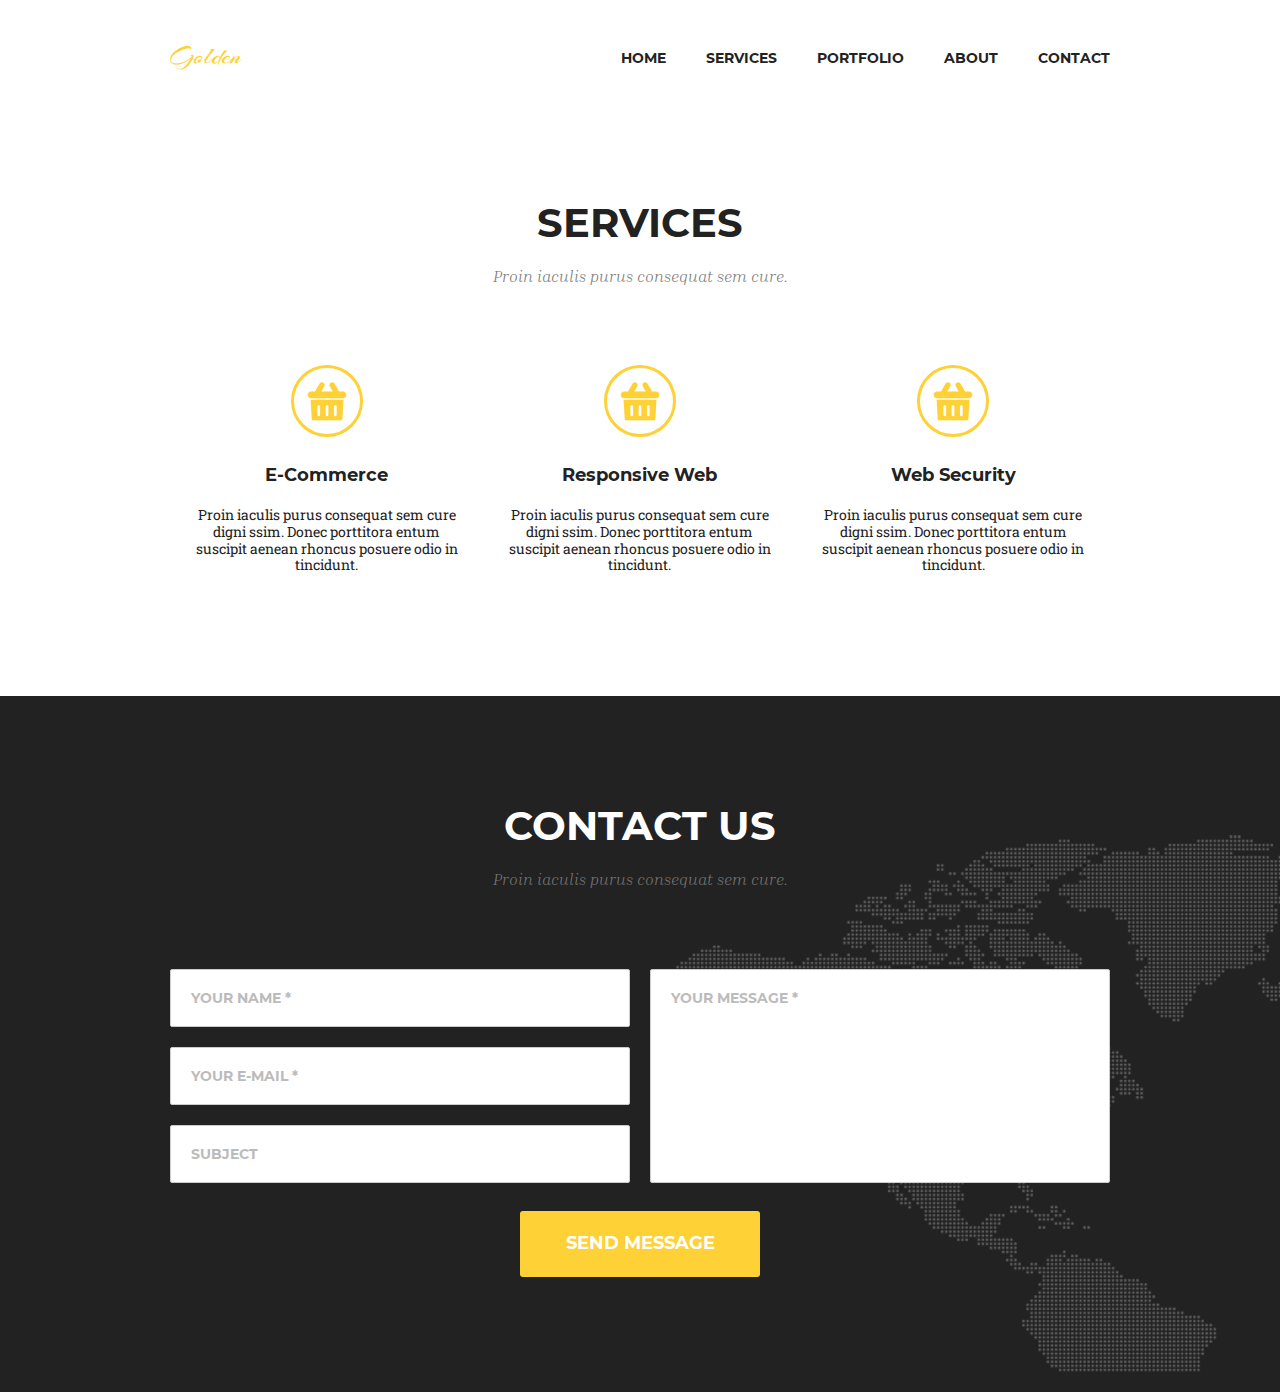
<file: html-css/module_07/index.html>
<!DOCTYPE html>
<html lang="en">

<head>
    <meta charset="UTF-8">
    <meta http-equiv="X-UA-Compatible" content="IE=edge">
    <meta name="viewport" content="width=device-width, initial-scale=1.0">
    <title>hw-07</title>
    <link rel="stylesheet" href="./styles/normalize.css">
    <link rel="stylesheet" href="./styles/styles.css">
</head>

<body>
    <header class="site-header container">
        <nav class="site-navigation">
            <div class="logotype">Golden</div>
            <ul class="navigation-list">
                <li class="navigation-list__item"><a href="#" class="navigation-list-link">Home</a></li>
                <li class="navigation-list__item"><a href="#" class="navigation-list-link">Services</a></li>
                <li class="navigation-list__item"><a href="#" class="navigation-list-link">Portfolio</a></li>
                <li class="navigation-list__item"><a href="#" class="navigation-list-link">About</a></li>
                <li class="navigation-list__item"><a href="#" class="navigation-list-link">Contact</a></li>
            </ul>
        </nav>
    </header>
    <main>
        <h1 class="visually-hidden">Home work 07 site</h1>
        <section class="section services container">
            <h2 class="section-header">Services</h2>
            <p class="section-description">Proin iaculis purus consequat sem cure.</p>
            <ul class="services-list">
                <li class="services-list__item e-commerce">
                    <h3 class="services-list__heading ">E-Commerce</h3>
                    <p class="services-list__description">Proin iaculis purus consequat sem cure
                        digni ssim. Donec porttitora entum suscipit
                        aenean rhoncus posuere odio in tincidunt.</p>
                </li>
                <li class="services-list__item resp-web">
                    <h3 class="services-list__heading ">Responsive Web</h3>
                    <p class="services-list__description">Proin iaculis purus consequat sem cure
                        digni ssim. Donec porttitora entum suscipit
                        aenean rhoncus posuere odio in tincidunt.</p>
                </li>
                <li class="services-list__item web-security ">
                    <h3 class="services-list__heading ">Web Security</h3>
                    <p class="services-list__description">Proin iaculis purus consequat sem cure
                        digni ssim. Donec porttitora entum suscipit
                        aenean rhoncus posuere odio in tincidunt.</p>
                </li>
            </ul>
        </section>
        <section class="section contact-us">
            <div class="container">
                <h2 class="section-header">Contact Us</h2>
                <p class="section-description">Proin iaculis purus consequat sem cure.</p>
                <form class="contact-us-form" action="#">
                    <div class="inputs-wrapper">
                        <ul class="inputs-list">
                            <li class="inputs-list__item">
                                <input name='user-name' minlength="2" required type="text" placeholder="Your name *">
                            </li>
                            <li class="inputs-list__item">
                                <input name='user-email' required required type='email' placeholder="Your e-mail *">
                            </li>
                            <li class="inputs-list__item">
                                <input name='subject' placeholder="Subject">
                            </li>
                        </ul>
                        <textarea minlength="10" name="user-message" required id="" placeholder="Your message *"></textarea>
                    </div>
                    <button class="submit-btn" type="submit">Send message</button>
                </form>
            </div>
        </section>
    </main>

</body>

</html>
</file>
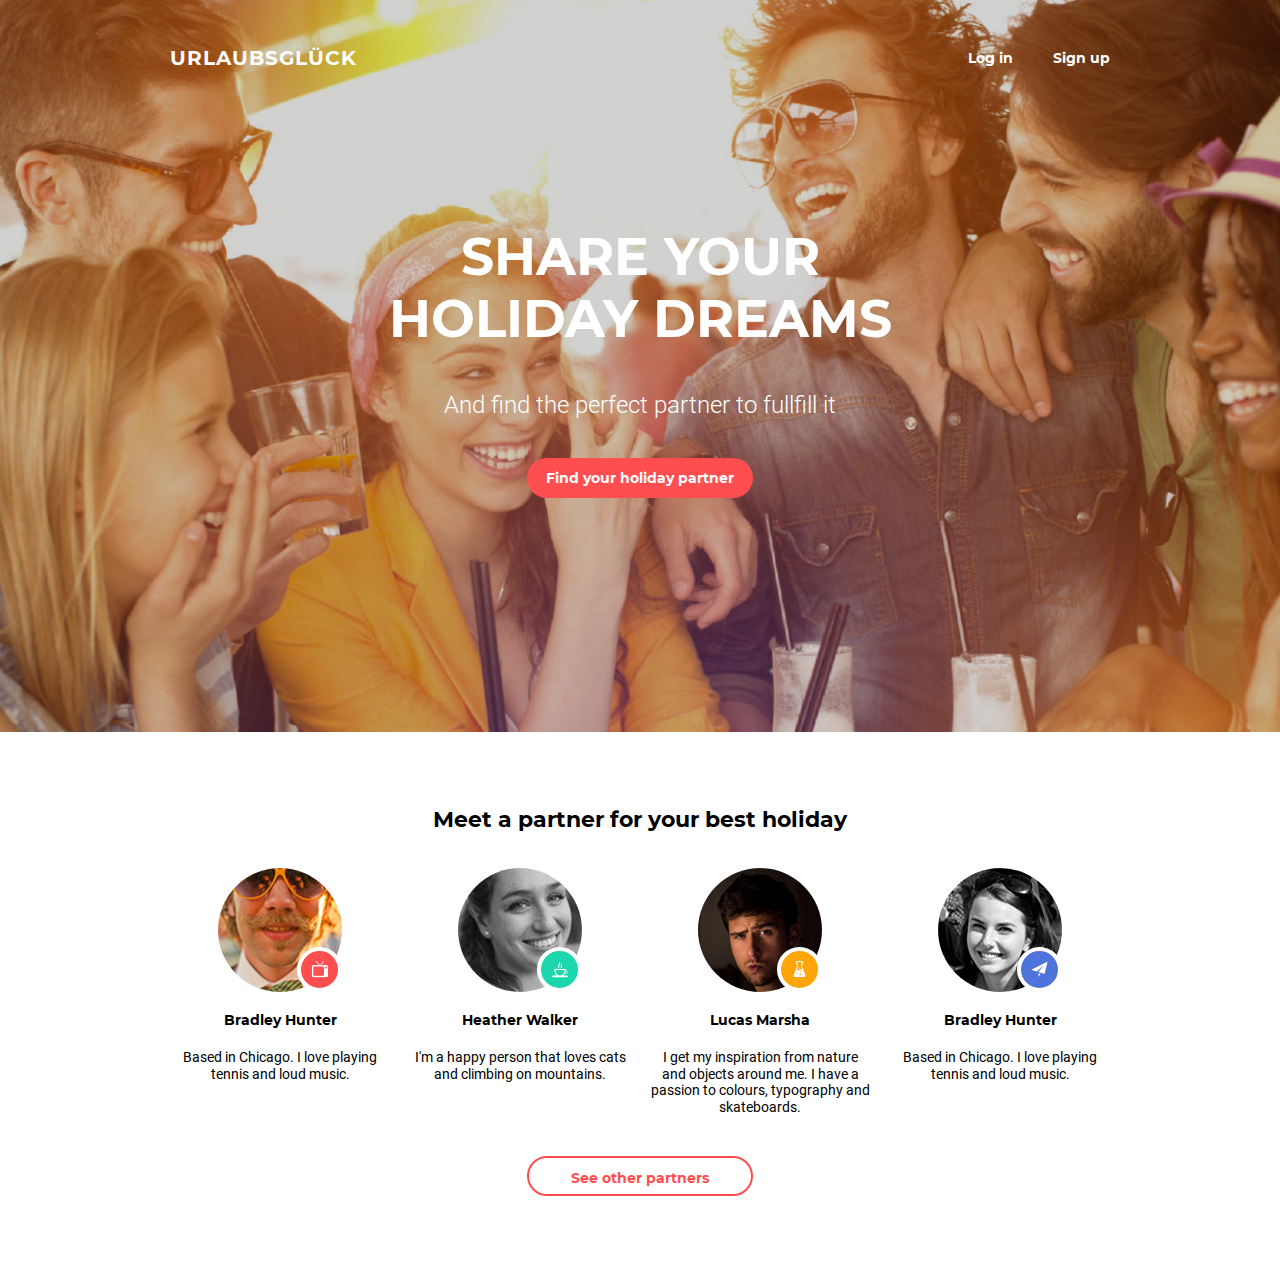
<file: html-css/module_08/index.html>
<!DOCTYPE html>
<html lang="en">

<head>
    <meta charset="UTF-8">
    <meta http-equiv="X-UA-Compatible" content="IE=edge">
    <meta name="viewport" content="width=device-width, initial-scale=1.0">
    <title>hw-08</title>
    <link rel="stylesheet" href="./styles/normalize.css">
    <link rel="stylesheet" href="./styles/styles.css">
</head>


<body>
    <header class="site-header">
        <div class="container">
            <nav class="main-navigation">
                <h1 class="visually-hidden">Holiday dreams</h1>
                <ul class="authorization-list">
                    <li class="authorization-list__item">
                        <buton class="authorization-list__btn log-in-btn">Log in</buton>
                    </li>
                    <li class="authorization-list__item">
                        <buton class="authorization-list__btn sign-up-btn">Sign up</buton>
                    </li>
                </ul>
                <a href="" class="site-logo">URLAUBSGLÜCK</a>
            </nav>
            <h2 class="site-header__slogan">Share your
                holiday dreams</h2>
            <p class="site-header__description">And find the perfect partner
                to fullfill it</p>
            <a href="#" class="site__link ">Find your holiday partner</a>
        </div>
    </header>
    <main>
        <div class="container">
            <section class="partners">
                <p class="site-slogan">Meet a partner for your
                    best holiday</p>
                <ul class="partners-list">
                    <li class="partners-list__item">
                        <div class="partners-list__img-wrapper bradley">
                            <img width='124' height='124' class="partners-list__image" src="./images/Bradley-Hunter.jpg" alt="Bradley Hunter photo">
                        </div>
                        <p class="partners-list__name">Bradley Hunter</p>
                        <p class="partners-list__description">Based in Chicago. I love playing tennis and loud music.</p>
                    </li>
                    <li class="partners-list__item">
                        <div class="partners-list__img-wrapper lucas">
                            <img width='124' height='124' class="partners-list__image" src="./images/Lucas-Marsha.jpg" alt="Lucas Marsha photo">
                        </div>
                        <p class="partners-list__name">Lucas Marsha</p>
                        <p class="partners-list__description">I get my inspiration from nature and objects around me. I have a passion to colours, typography and skateboards.
                        </p>
                    </li>
                    <li class="partners-list__item">
                        <div class="partners-list__img-wrapper heather">
                            <img width='124' height='124' class="partners-list__image" src="./images/Heather-Walker.jpg" alt="Heather Walker photo">
                        </div>
                        <p class="partners-list__name">Heather Walker</p>
                        <p class="partners-list__description">I'm a happy person that loves cats and climbing on mountains.
                        </p>
                    </li>
                    <li class="partners-list__item">
                        <div class="partners-list__img-wrapper win">
                            <img width='124' height='124' class="partners-list__image" src="./images/Bradley-Win.jpg" alt="Bradley Win photo">
                        </div>
                        <p class="partners-list__name">Bradley Hunter</p>
                        <p class="partners-list__description">Based in Chicago. I love playing tennis and loud music.</p>
                    </li>
                </ul>
                <a href="#" class="site__link">See other partners</a>
            </section>
        </div>
    </main>
</body>

</html>
</file>
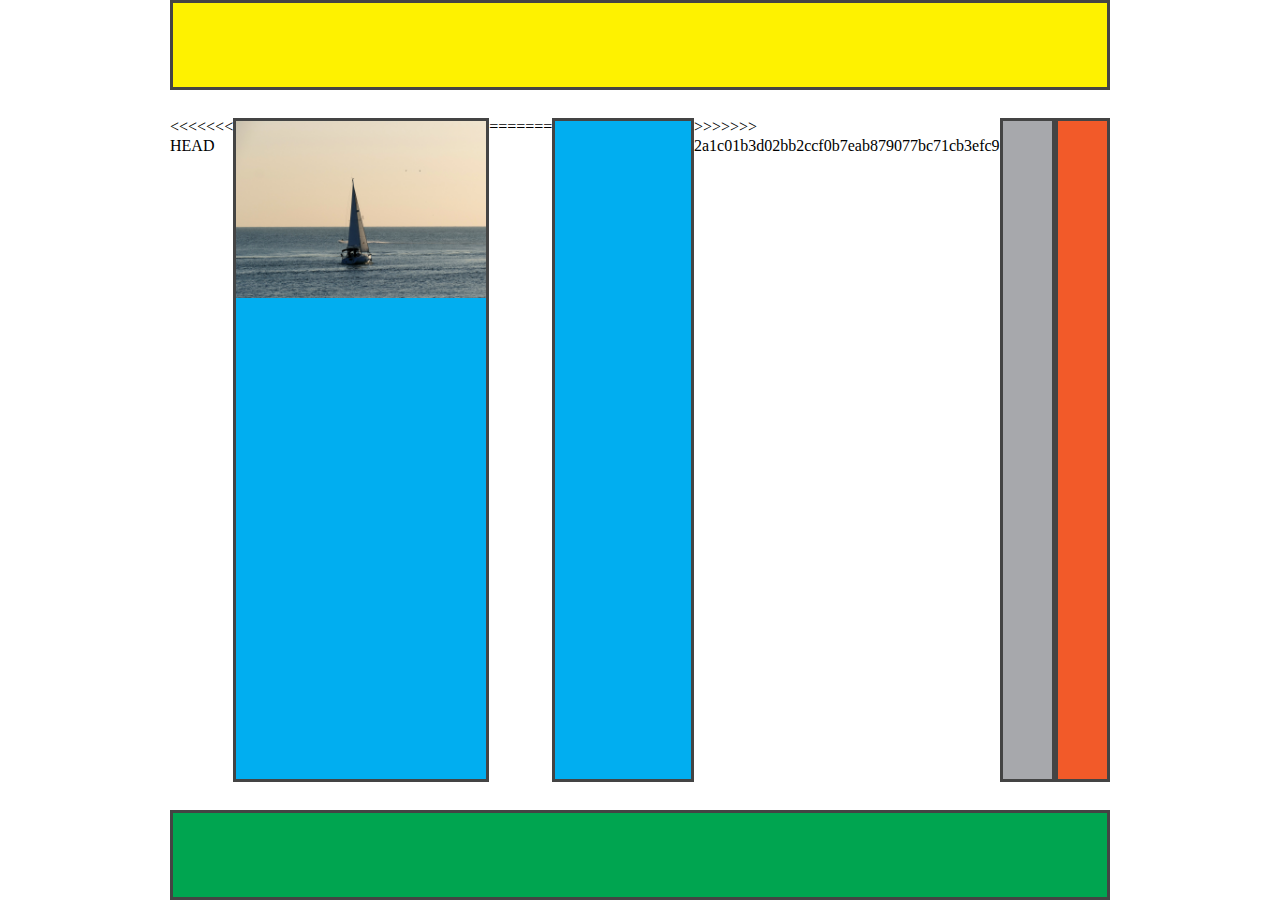
<file: html-css/additional-tasks/responsive-template/index.html>
<!DOCTYPE html>
<html lang="en">

<head>
    <meta charset="UTF-8">
    <meta http-equiv="X-UA-Compatible" content="IE=edge">
    <meta name="viewport" content="width=device-width, initial-scale=1.0">
    <title>responsive-template</title>
    <link rel="stylesheet" href="./normalize.css">
    <link rel="stylesheet" href="./styles.css">
</head>

<body>
    <div class="container">
        <div class="wrapper">
            <header></header>
            <main>
<<<<<<< HEAD
                <article>
                    <picture>
                        <source media="(min-width:1200px)" srcset="./yacht.jpg">
                        <source media="(min-width:768px)" srcset="./palm-tree.jpeg">
                        <source media="(min-width:420px)" srcset="./parrot.jpeg">
                        <img width="250" src="./parrot.jpeg" alt="">
                    </picture>
                </article>
=======
                <article></article>
>>>>>>> 2a1c01b3d02bb2ccf0b7eab879077bc71cb3efc9
                <aside></aside>
                <aside></aside>
            </main>
            <footer></footer>
        </div>
    </div>
</body>

</html>
</file>
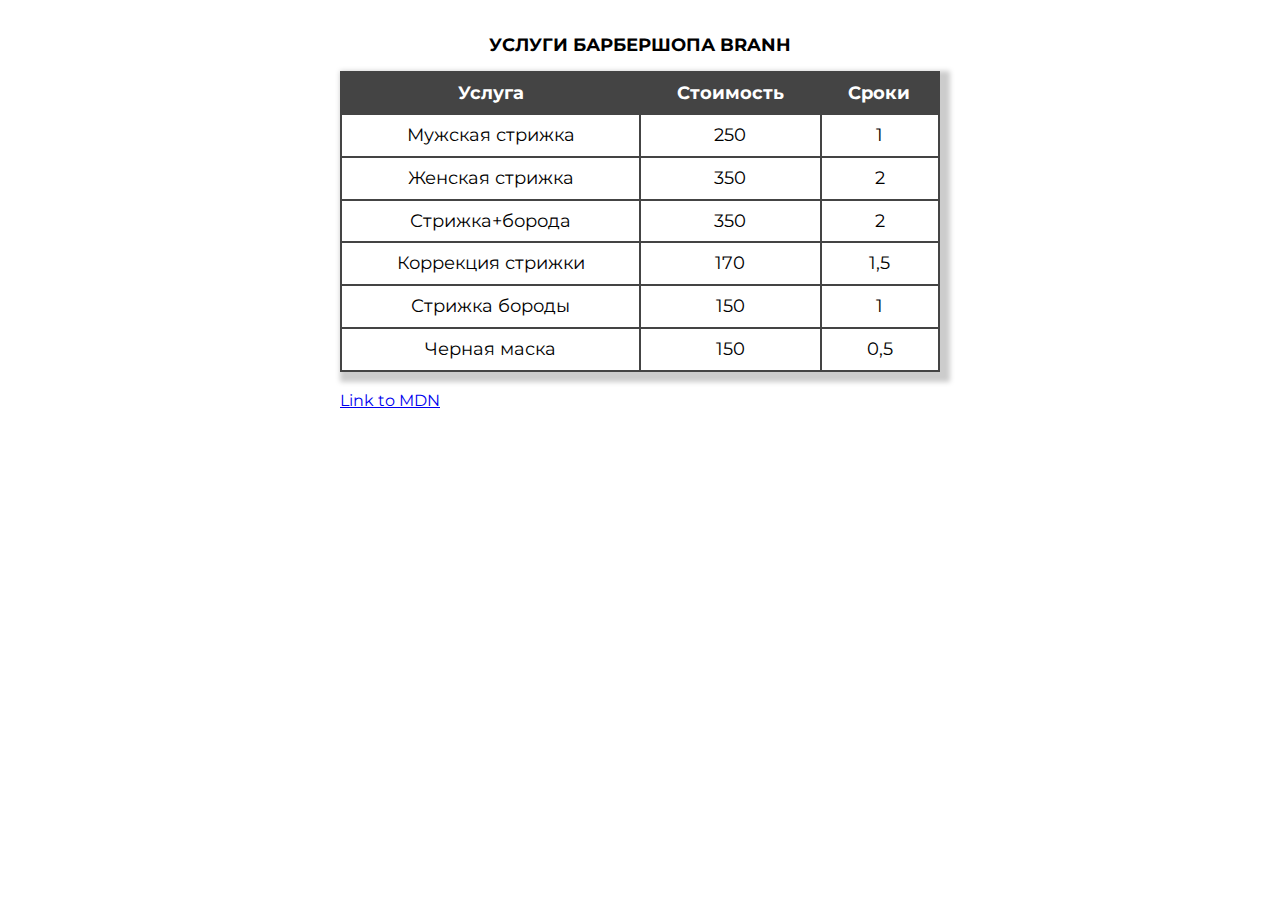
<file: html-css/additional-tasks/table/index.html>
<!DOCTYPE html>
<html lang="en">

<head>
    <meta charset="UTF-8">
    <meta http-equiv="X-UA-Compatible" content="IE=edge">
    <meta name="viewport" content="width=device-width, initial-scale=1.0">
    <title>Table</title>
    <link rel="stylesheet" href="./normalize.css">
    <link rel="preconnect" href="https://fonts.googleapis.com">
    <link rel="preconnect" href="https://fonts.gstatic.com" crossorigin>
    <link href="https://fonts.googleapis.com/css2?family=Montserrat:wght@400;700&display=swap" rel="stylesheet">

    <link rel="stylesheet" href="./styles.css">

</head>


<body>
    <table cellspacing="0" cellpadding="10" class="barbershops-price container">
        <tbody>
            <caption class="barbershops-price__caption">Услуги барбершопа Branh
            </caption>
            <thead class="barbershops-price__head">
                <th>Услуга</th>
                <th>Стоимость</th>
                <th>Сроки</th>
            </thead>
            <tr>
                <td>Мужская стрижка</td>
                <td>250</td>
                <td>1</td>
            </tr>
            <tr>
                <td>Женская стрижка</td>
                <td>350</td>
                <td>2</td>
            </tr>
            <tr>
                <td>Стрижка+борода</td>
                <td>350</td>
                <td>2</td>
            </tr>
            <tr>
                <td>Коррекция стрижки</td>
                <td>170</td>
                <td>1,5</td>
            </tr>
            <tr>
                <td>Стрижка бороды</td>
                <td>150</td>
                <td>1</td>
            </tr>
            <tr>
                <td>Черная маска</td>
                <td>150</td>
                <td>0,5</td>
            </tr>
        </tbody>
    </table>
    <footer>
        <p class="container"><a href="https://developer.mozilla.org/ru/docs/Learn/CSS/Building_blocks/Styling_tables">Link to MDN </a></p>
    </footer>
</body>

</html>
</file>
<file: html-css/module_03/styles/styles.css>
/* general styles */
.visually-hidden:not(:focus):not(:active),
input[type="checkbox"].visually-hidden,
input[type="radio"].visually-hidden {
  position: absolute;
  width: 1px;
  height: 1px;
  margin: -1px;
  border: 0;
  padding: 0;

  white-space: nowrap;

  clip-path: inset(100%);
  clip: rect(0 0 0 0);
  overflow: hidden;
}

img {
  display: block;
  max-width: 100%;
  height: auto;
}

html {
  box-sizing: border-box;
  font-family: "Playfair Display", serif;
  color: #626262;
}
p {
  margin: 0;
}
*,
*::after,
*::before {
  box-sizing: inherit;
}

.container {
  width: 900px;
  margin: 0 auto;
}

/* header */
.navigation-list {
  text-align: center;
  margin: 0;
  padding: 0;
  text-decoration: none;
  padding-top: 72px;
  margin-bottom: 100px;
}
.navigation-list-item {
  display: inline-block;
}

.navigation-list-item:not(:last-child) {
  margin-right: 100px;
}

.navigation-list-link {
  font-size: 14px;
  line-height: 24px;
  color: inherit;
  text-decoration: none;
  text-transform: uppercase;
}

.navigation-list-link:hover,
.navigation-list-link:focus {
  color: #03a9f4;
}

/* main */
main {
  margin-bottom: 52px;
}
.articles-list {
  list-style: none;
  padding: 0;
  margin: 0;
  font-size: 0;
}

.articles-list-item {
  display: inline-block;
  width: 420px;
  margin-bottom: 60px;
}

.articles-list-item:not(:nth-child(2n)) {
  margin-right: 59px;
}

.articles-list-item:nth-last-child(-n + 2) {
  margin-bottom: 0;
}

.articles-list-img {
  margin-bottom: 26px;
}
.articles-list-type {
  font-family: "Ubuntu", sans-serif;
  font-size: 14px;
  line-height: 16px;
  color: #b4ad9e;
  text-transform: uppercase;
  margin-bottom: 28px;
}
.articles-list-heading {
  margin: 0;
  font-size: 30px;
  line-height: 36px;
  margin-bottom: 32px;
}
.articles-list-description {
  font-size: 14px;
  line-height: 24px;
}
/* footer */
footer {
  margin-bottom: 70px;
  text-align: center;
}
.load-more-btn {
  border: 1px solid #dddcd7;
  padding: 22px 32px;
  background-color: inherit;
  color: inherit;
  font-size: 20px;
  line-height: 24px;
  cursor: pointer;
}
</file>
<file: html-css/module_04/styles/styles.css>
/* General styles */

img {
  display: block;
  max-width: 100%;
  height: auto;
}

html {
  box-sizing: border-box;
  font-family: "Roboto", sans-serif;
  color: #555252;
}

*,
*::after,
::before {
  box-sizing: inherit;
}

ul {
  list-style: none;
  padding: 0;
  margin: 0;
}

h1,
h2,
h3,
p {
  margin: 0;
  padding: 0;
}
a {
  text-decoration: none;
  color: inherit;
}
.clearfix::after {
  content: "";
  display: table;
  clear: both;
}

.wrapper {
  max-width: 1110px;
  margin: 0 auto;
}

/* HEADER */
.site-header {
  margin-bottom: 94px;
}
.site-navigation {
  padding-top: 36px;
}
.site-logo {
  float: left;

  font-size: 30px;
  line-height: 32px;
  text-transform: uppercase;
  font-weight: 300;
}
.site-logo::first-letter {
  color: #1abc9c;
  font-weight: 900;
}
.navigation-list {
  padding-top: 10px;

  float: right;

  font-family: "Open-sans", sans-serif;
  font-size: 14px;
  line-height: 18px;
  font-weight: 700;
  text-transform: uppercase;
}

.navigation-list-item {
  float: left;
  cursor: pointer;
}
.navigation-list-item:not(:last-child) {
  margin-right: 36px;
}
.navigation-list-item:hover,
.navigation-list-item:focus {
  color: #1abc9c;
}

/* SECTION FEATURED PRODUCT */
.featured-product {
  margin-bottom: 102px;
}
.section-header {
  text-align: center;
  font-size: 48px;
  line-height: 58px;
  font-weight: 900;
  text-transform: uppercase;
  margin-bottom: 92px;
}

.section-header::after {
  content: "";
  display: block;
  background-color: #1abc9c;
  height: 7px;
  width: 164px;
  margin: 28px auto 0;
}

.products-list-item {
  float: left;
  background-color: #e9f0fd;
}
.products-list-item:hover .product-list-link {
  background-color: #1abc9c;
}
.products-list-item:focus .product-list-link {
  background-color: #1abc9c;
}
.products-list-item:not(:nth-child(4n)) {
  margin-right: 30px;
}
.products-list-item:not(:nth-last-child(-n + 4)) {
  margin-bottom: 30px;
}

.product-list-link {
  display: block;
  background-color: #323232;
  font-size: 18px;
  line-height: 32px;
  text-transform: uppercase;
  font-weight: 900;
  color: #fff;
}

.product-name {
  float: left;

  padding: 7px 0 7px 14px;
}

.product-price {
  float: right;
  display: block;
  padding: 7px 14px;
  background-color: rgba(255, 255, 255, 0.44);
}

.product-price::before {
  content: "\0024";
}

/* LATEST NEWS */
.news {
  margin-bottom: 20px;
}
.news-list-item {
  font-family: "Open Sans", sans-serif;
  float: left;
  max-width: 350px;
}

.news-list-item:not(:last-child) {
  margin-right: 30px;
}

.news-list-img {
  margin-bottom: 10px;
}

.news-list-heading {
  font-size: 18px;
  line-height: 26px;
  font-weight: 600;
  margin-bottom: 24px;
}
.news-list-heading::after {
  content: "";
  display: block;
  width: 136px;
  height: 3px;
  background-color: #1abc9c;
  margin-top: 10px;
}

.news-list-containment {
  font-size: 14px;
  line-height: 26px;
  font-weight: 400;
  margin-bottom: 10px;
}

.news-list-link {
  display: inline-block;
  font-size: 16px;
  line-height: 26px;
  font-weight: 300;
  color: #ffffff;
  background-color: #4ec6ab;
  text-align: center;
  border-radius: 5px;
  padding: 20px 40px 16px;
  text-transform: capitalize;
}
</file>
<file: html-css/module_05/styles/styles.css>
:root {
  --main-font: "Roboto", sans-serif;
  --secondary-font: "Open Sans", sans-serif;
  --highlighted-color: rgb(26, 188, 156);
  --dark-color: #555252;
  --light-color: #fff;
}

html {
  box-sizing: border-box;
  font-family: var(--main-font);
}

*,
*::after,
*::before {
  padding: 0;
  margin: 0;
  box-sizing: inherit;
}

img {
  display: block;
  max-width: 100%;
  height: auto;
}

a {
  text-decoration: none;
  color: inherit;
}

ol,
ul {
  list-style: none;
}

.clearfix::after {
  content: "";
  display: table;
  clear: both;
}

.visually-hidden:not(:focus):not(:active),
input[type="checkbox"].visually-hidden,
input[type="radio"].visually-hidden {
  position: absolute;
  width: 1px;
  height: 1px;
  margin: -1px;
  border: 0;
  padding: 0;
  white-space: nowrap;
  clip-path: inset(100%);
  clip: rect(0 0 0 0);
  overflow: hidden;
}
button {
  border: none;
  background-color: transparent;
  cursor: pointer;
}
.container {
  width: 1110px;
  margin: 0 auto;
}
/* header */
.site-navigation {
  text-transform: uppercase;
  color: var(--dark-color);

  padding: 36px 0 30px 0;
}
.logotype {
  font-size: 30px;
  line-height: 32px;
  font-weight: 300;

  float: left;
}

.logotype::first-letter {
  color: var(--highlighted-color);
  font-weight: 900;
}

.navigation__list {
  margin-top: 8px;
  font-family: var(--secondary-font);
  float: right;
}
.navigation__list-item {
  float: left;
  font-size: 14px;
  line-height: 16.8px;
  font-weight: 700;
}
.navigation__list-item:not(:last-child) {
  margin-right: 30px;
}

.navigation__list-item:hover,
.navigation__list-item:focus {
  color: var(--highlighted-color);
}

/* slider */
.slide {
  position: relative;
}
.slide__wrp {
  position: relative;
}
.slider-img {
  width: 100%;
}
.slide__wrp::after {
  content: "";
  display: block;
  background-color: rgba(0, 0, 2, 0.52);
  width: 100%;
  height: 100%;
  top: 0;
  left: 0;
  position: absolute;
}
.slide__controls {
  position: absolute;
  top: 226px;
  left: 50%;
  transform: translateX(-50%);
}
.control-btn {
  width: 104px;
  height: 104px;
  background-color: rgba(78, 198, 171, 0.65);
  background-position: center;
  background-repeat: no-repeat;
}
.control-btn:hover,
.control-btn:focus {
  background-color: rgb(26, 188, 156);
}

.prev {
  float: left;
  background-image: url(../images/icons/left.png);
}
.nxt {
  float: right;
  background-image: url(../images/icons/right.png);
}

.slide__description {
  color: var(--light-color);
  text-transform: uppercase;
  position: absolute;
  top: 200px;
  left: 50%;
  transform: translateX(-50%);
}
.slide__main-phrase {
  font-size: 60px;
  line-height: 82px;
  font-weight: 900;
  white-space: nowrap;
}
.slider-link {
  display: block;
  font-size: 24px;
  line-height: 54px;
  font-weight: 300;
}

/* section new collection */
.new-collection {
  padding-top: 96px;
  padding-bottom: 96px;
  background-color: #e9f0fd;
}
.section-heading {
  text-align: center;
  font-size: 48px;
  line-height: 58px;
  font-weight: 900;
  text-transform: uppercase;
  margin-bottom: 76px;
}

.section-heading::after {
  display: block;
  content: "";
  width: 164px;
  height: 7px;
  background-color: var(--highlighted-color);
  margin: 30px auto 0;
}
.product__list-item {
  float: left;
}
.product__list-item:not(:last-child) {
  margin-right: 30px;
}
.product__price-wrp {
  display: block;
  background-color: #323232;
  color: var(--light-color);
  font-size: 18px;
  line-height: 32px;
  text-transform: uppercase;
  font-weight: 900;
  cursor: pointer;
}
.product__price-wrp:hover,
.product__price-wrp:focus {
  background-color: var(--highlighted-color);
}

.product__list-name {
  margin: 0;
  padding: 7px 0 6px 14px;
  float: left;
}
.product__price {
  background-color: rgba(255, 255, 255, 0.439);
  float: right;
  padding: 7px 12px 6px 12px;
}

.product__price:before {
  content: "$";
}
.product__list-img-wrp {
  position: relative;
  background-clip: padding-box;
}
.product__list-item:hover .img-overlay {
  visibility: visible;
  opacity: 1;
}
.product__list-item:focus .img-overlay {
  visibility: visible;
  opacity: 1;
}
.img-overlay {
  top: 0;
  position: absolute;
  width: 100%;
  height: 100%;
  border-width: 10px;
  border-color: rgba(255, 255, 255, 0.549);
  border-style: solid;
  background-color: rgba(0, 0, 0, 0.549);
  background-clip: padding-box;
  visibility: hidden;
  opacity: 0;
}

.actions-btn__list {
  position: absolute;
  top: 50%;
  left: 50%;
  transform: translateX(-50%) translateY(-50%);
  /* z-index: 3; */
}

.actions-btn__list-item {
  float: left;
  border-width: 1px;
  border-color: rgb(255, 255, 255);
  border-style: solid;
}
.actions-btn__list-item > button {
  width: 48px;
  height: 48px;
  background-repeat: no-repeat;
  background-position: center;
}
.actions-btn__list-item:last-child > button {
  width: 164px;
  background-position: 10px center;
  color: var(--light-color);
  padding-left: 60px;

  font-weight: 400;
  font-family: var(--secondary-font);
  text-transform: uppercase;
  font-size: 14px;
  line-height: 32px;
}
.actions-btn__list-item:not(:nth-last-child(-n + 2)) {
  margin-right: 8px;
}
.actions-btn__list-item:not(:last-child) {
  margin-bottom: 8px;
}

.like {
  background-image: url(../images/icons/like.png);
}

.compare {
  background-image: url(../images/icons/compare.png);
}

.time {
  background-image: url(../images/icons/clock.png);
}
.add {
  background-image: url(../images/icons/add.png);
}

.actions-btn__list-item:hover,
.actions-btn__list-item:focus {
  background-color: var(--highlighted-color);
}
/* footer */
.autor {
  background-color: rgb(50, 50, 50);
  text-align: center;
  font-family: var(--secondary-font);
  font-weight: 300;
  font-size: 16px;
  line-height: 28px;
  color: var(--light-color);
  padding: 36px 0 30px 0;
}
.author-link {
  color: var(--highlighted-color);
}
</file>
<file: html-css/module_06/styles/styles.css>
/* font-family:"Montserrat", sans-serif */
/* font-family: 'Roboto', sans-serif; */
/* font-family: 'Kaushan Script', cursive; */
:root {
  --main-font: "Roboto", sans-serif;
  --highlighted-font: "Montserrat", sans-serif;
  --decorated-font: "Kaushan Script", cursive;
  --dark-color: rgb(51, 51, 51);
  --main-color: rgb(149, 225, 211);
  --highlighted-color: rgb(243, 129, 129);
}

html {
  box-sizing: border-box;
  font-family: var(--main-font);
  color: var(--dark-color);
}

*,
*::after,
*::before {
  margin: 0;
  padding: 0;
  box-sizing: inherit;
}

img {
  display: block;
  max-width: 100%;
  height: auto;
}

a {
  text-decoration: inherit;
  color: inherit;
}

.visually-hidden:not(:focus):not(:active),
input[type="checkbox"].visually-hidden,
input[type="radio"].visually-hidden {
  position: absolute;
  width: 1px;
  height: 1px;
  margin: -1px;
  border: 0;
  padding: 0;
  white-space: nowrap;
  clip-path: inset(100%);
  clip: rect(0 0 0 0);
  overflow: hidden;
}

.container {
  max-width: 1200px;
  margin: 0 auto;
}
/* Header */
.site-header {
  padding-top: 26px;
  margin-bottom: 134px;
}
.site-navigation {
  display: flex;
  justify-content: space-between;
  align-items: baseline;

  color: var(--main-color);

  font-family: var(--highlighted-font);
}
.logo {
  font-size: 30px;
  line-height: 36px;
  font-weight: 700;
}
.navigation-list {
  display: flex;
  list-style: none;
}
.navigation-list__item:not(:last-child) {
  margin-right: 60px;
}
.navigation-list__item:hover .navigation-list__link {
  color: var(--highlighted-color);
}
.navigation-list__item:focus .navigation-list__link {
  color: var(--highlighted-color);
}
.navigation-list__item:hover .navigation-list__link::after {
  width: 100%;
}
.navigation-list__item:focus .navigation-list__link::after {
  width: 100%;
}

.navigation-list__link {
  font-size: 14px;
  line-height: 16.8px;
  text-transform: uppercase;
  position: relative;
  transition: all 0.2s linear;

  font-weight: 400;
}

.navigation-list__link::after {
  display: block;
  content: "";
  width: 0;
  height: 3px;
  position: absolute;
  bottom: -10px;
  background-color: var(--highlighted-color);
  left: 50%;
  transform: translateX(-50%);

  transition: all 0.2s linear;
}

/* section services */
.section {
  margin-bottom: 82px;
}
.section-heading {
  text-align: center;
  font-family: var(--highlighted-font);
  font-size: 30px;
  line-height: 36px;
  text-transform: uppercase;
  margin-bottom: 64px;
}
.decorated-heading {
  display: block;
  font-family: var(--decorated-font);
  font-size: 24px;
  line-height: 28.8px;
  margin-bottom: 18px;
  text-transform: lowercase;
}
.decorated-heading::first-letter {
  text-transform: uppercase;
}

.section-heading::after {
  content: "";
  display: block;
  background-color: rgb(243, 129, 129);
  width: 60px;
  height: 3px;
  margin: 50px auto 0;
}

.services-list {
  display: flex;
  justify-content: space-around;
  flex-wrap: wrap;
  list-style: none;
}
.services-list__item {
  flex-basis: 380px;
  padding-left: 80px;
  background-repeat: no-repeat;
  background-position: 23px top;
}
.services-list__item:not(:nth-last-child(-n + 3)) {
  margin-bottom: 98px;
}
.services-list__heading {
  font-size: 14px;
  font-family: var(--highlighted-font);
  text-transform: uppercase;
  line-height: 16.8px;
  margin-bottom: 15px;
}

.services-list__description {
  font-size: 15px;
  line-height: 24px;
}

.photography {
  background-image: url(../images/ico/alarm.png);
}
.web-design {
  background-image: url(../images/ico/line-graph.png);
}
.creativity {
  background-image: url(../images/ico/computer_ok.png);
}
.seo {
  background-image: url(../images/ico/book.png);
}
.html-css {
  background-image: url(../images/ico/home.png);
}
.digital {
  background-image: url(../images/ico/image.png);
}

/* section team */
.section-description {
  text-align: center;
  padding: 0 130px;
  font-size: 15px;
  line-height: 24px;
  margin-bottom: 90px;
}

.team-list {
  display: flex;
  justify-content: space-between;
  list-style: none;
}
.team-list__item {
  text-align: center;
}
.team-list__item-image-wrapper {
  position: relative;
  transition: all 200ms linear;
  margin-bottom: 28px;
}
.team-list__item:hover .team-list__overlay {
  visibility: visible;
  opacity: 1;
}
.team-list__item:focus .team-list__overlay {
  visibility: visible;
  opacity: 1;
}

.team-list__item:hover .team-list__item-image-wrapper {
  transform: translate(-10px, -10px);
  box-shadow: 10px 10px 0 0 var(--main-color);
}
.team-list__item:focus .team-list__item-image-wrapper {
  transform: translate(-10px, -10px);
  box-shadow: 10px 10px 0 0 var(--main-color);
}

.team-list__overlay {
  position: absolute;
  height: 100%;
  width: 100%;
  top: 0;
  background-image: linear-gradient(
    90deg,
    rgba(252, 227, 138, 0.9) 0%,
    rgba(243, 129, 129, 0.9) 100%
  );
  visibility: hidden;
  opacity: 0;
  transition: all 200ms linear;
}
.social-list {
  list-style: none;
  position: absolute;
  left: 50%;
  top: 50%;
  transform: translate(-50%, -50%);
  display: flex;
}

.social-list__link {
  display: block;
  background-color: rgb(252, 227, 138);
  width: 56px;
  height: 56px;
  transition: all 0.2s linear;
  background-repeat: no-repeat;
  background-position: center;
}

.social-list__item:not(:last-child) {
  border-right: 1px solid var(--highlighted-color);
}

.social-list__item:hover .social-list__link {
  background-color: var(--main-color);
}

.facebook {
  background-image: url(../images/ico/socials/facebook.png);
}
.twitter {
  background-image: url(../images/ico/socials/twitter.png);
}
.pinterest {
  background-image: url(../images/ico/socials/pinterest.png);
}
.instagram {
  background-image: url(../images/ico/socials/instagram.png);
}
.team-list__heading {
  font-family: var(--highlighted-font);
  font-size: 14px;
  line-height: 18px;
  text-transform: uppercase;
  margin-bottom: 13px;
}
.team-list__occupation {
  color: #999999;
  font-style: 15px;
  line-height: 24px;
  font-style: italic;
  font-weight: 300;
}
.site-fotter {
  font-family: var(--highlighted-font);
  display: flex;
  justify-content: space-between;
  min-height: 62px;
  border-top: 1px solid rgb(229, 229, 229);
  align-items: center;
}
.author {
  font-size: 14px;
  color: var(--dark-color);
}
.author-link {
  color: var(--highlighted-color);
}
.user-email {
  border: none;
  padding: 10px 140px 10px 14px;
  display: block;
  border: 1px solid #cccccc;
  border-right: none;
}
.user-email::placeholder {
  color: #cccccc;
  font-style: italic;
  font-size: 15px;
  line-height: 24px;
}
.subscribe-form {
  display: flex;
  min-height: 40px;
  align-items: stretch;
}
label {
  display: flex;
}
.submit-btn {
  background-color: var(--main-color);
  border: none;
  padding: 10px 34px;
  text-transform: uppercase;
  font-size: 14px;
  line-height: 16px;
  color: #ffffff;
  font-weight: 700;
  outline: none;
  display: block;
  cursor: pointer;
}
</file>
<file: html-css/module_07/styles/styles.css>
/* 
Wisdom Script Inria Serif
DroidSerif italic
 */
/* montserrat-regular - latin */
@font-face {
  font-family: "Montserrat";
  font-style: normal;
  font-weight: 400;
  src: local(""),
    url("../fonts/montserrat-v18-latin-regular.woff2") format("woff2"),
    /* Chrome 26+, Opera 23+, Firefox 39+ */
      url("../fonts/montserrat-v18-latin-regular.woff") format("woff"); /* Chrome 6+, Firefox 3.6+, IE 9+, Safari 5.1+ */
}
/* montserrat-700 - latin */
@font-face {
  font-family: "Montserrat";
  font-style: normal;
  font-weight: 700;
  src: local(""), url("../fonts/montserrat-v18-latin-700.woff2") format("woff2"),
    /* Chrome 26+, Opera 23+, Firefox 39+ */
      url("../fonts/montserrat-v18-latin-700.woff") format("woff"); /* Chrome 6+, Firefox 3.6+, IE 9+, Safari 5.1+ */
}
/* roboto-slab-regular - latin */
@font-face {
  font-family: "Roboto Slab";
  font-style: normal;
  font-weight: 400;
  src: local(""),
    url("../fonts/roboto-slab-v16-latin-regular.woff2") format("woff2"),
    /* Chrome 26+, Opera 23+, Firefox 39+ */
      url("../fonts/roboto-slab-v16-latin-regular.woff") format("woff"); /* Chrome 6+, Firefox 3.6+, IE 9+, Safari 5.1+ */
}
/* inria-serif-300italic - latin */
@font-face {
  font-family: "Inria Serif";
  font-style: italic;
  font-weight: 300;
  src: local(""),
    url("../fonts/inria-serif-v4-latin-300italic.woff2") format("woff2"),
    /* Chrome 26+, Opera 23+, Firefox 39+ */
      url("../fonts/inria-serif-v4-latin-300italic.woff") format("woff"); /* Chrome 6+, Firefox 3.6+, IE 9+, Safari 5.1+ */
}
/* arizonia-regular - latin */
@font-face {
  font-family: "Arizonia";
  font-style: normal;
  font-weight: 400;
  src: local(""),
    url("../fonts/arizonia-v11-latin-regular.woff2") format("woff2"),
    /* Chrome 26+, Opera 23+, Firefox 39+ */
      url("../fonts/arizonia-v11-latin-regular.woff") format("woff"); /* Chrome 6+, Firefox 3.6+, IE 9+, Safari 5.1+ */
}

:root {
  --section-description-font: "Inria Serif";
  --logo-font: "Arizonia";
  --main-font: "Montserrat";
  --secondary-font: "Roboto Slab";
  --highlighted-color: rgb(254, 209, 54);
  --dark-color: #222222;
  --grey-color: #777777;
}

/* base styles */
html {
  box-sizing: border-box;
  font-family: var(--main-font);
  font-size: 16px;
  color: var(--dark-color);
}

*,
*::before,
*::after {
  box-sizing: inherit;
  margin: 0;
  padding: 0;
}

img {
  display: block;
  max-width: 100%;
  height: auto;
}
a {
  color: inherit;
  text-decoration: none;
}
.visually-hidden:not(:focus):not(:active),
input[type="checkbox"].visually-hidden,
input[type="radio"].visually-hidden {
  position: absolute;
  width: 1px;
  height: 1px;
  margin: -1px;
  border: 0;
  padding: 0;
  white-space: nowrap;
  clip-path: inset(100%);
  clip: rect(0 0 0 0);
  overflow: hidden;
}

.container {
  max-width: 940px;
  margin: 0 auto;
}

/* Header */
.site-navigation {
  display: flex;
  justify-content: space-between;
  align-items: baseline;
  padding-top: calc(36rem / 16);
  line-height: calc(41rem / 16);
  margin-bottom: calc(14rem / 16);
}
.logotype {
  font-family: var(--logo-font);
  font-size: calc(26rem / 16);
  cursor: pointer;

  color: var(--highlighted-color);
}
.navigation-list {
  list-style: none;
  display: flex;

  font-size: calc(14rem / 16);
  font-weight: 700;
  text-transform: uppercase;
}
.navigation-list__item {
  transition: color 300ms ease-in-out;
}
.navigation-list__item:not(:last-of-type) {
  margin-right: 40px;
}
.navigation-list__item:hover,
.navigation-list__item:focus {
  color: var(--highlighted-color);
}

/* Services */
.section {
  padding-top: calc(106rem / 16);
}
.services {
  margin-bottom: calc(122rem / 16);
}
.section-header {
  font-size: calc(40rem / 16);
  line-height: 1.2;
  text-transform: uppercase;
  text-align: center;
  margin-bottom: calc(20rem / 16);
}
.section-description {
  text-align: center;
  font-size: 1rem;
  font-family: var(--section-description-font);
  margin-bottom: calc(80rem / 16);
  color: var(--grey-color);
}
.services-list {
  display: flex;
  justify-content: space-between;
  list-style: none;
  text-align: center;
  line-height: 1.2;
}
.services-list__item {
  padding: 0 calc(20rem / 16) 0;
}
.services-list__item::before {
  margin: 0 auto calc(28rem / 16);
  content: "";
  display: block;
  width: 72px;
  height: 72px;
  border: 3px solid var(--highlighted-color);
  border-radius: 50%;
  background-position: center;
  background-repeat: no-repeat;
}
.e-commerce::before {
  background-image: url(../images/ico/basket.png);
}
.resp-web::before {
  background-image: url(../images/ico/basket.png);
}
.web-security::before {
  background-image: url(../images/ico/basket.png);
}

.services-list__heading {
  font-size: calc(18rem / 16);
  margin-bottom: calc(20rem / 16);
}

.services-list__description {
  font-family: var(--secondary-font);
  font-size: calc(14rem / 16);
}

/* contact-us */

.contact-us {
  background-color: rgb(34, 34, 34);
  background-image: url(../images/map.png);
  background-repeat: no-repeat;
  background-position: right bottom 20px;
  padding-bottom: calc(115rem / 16);
}
.contact-us .section-header {
  color: #fff;
}
.inputs-wrapper {
  display: flex;
  justify-content: space-between;
  margin-bottom: calc(28rem / 16);
  font-size: calc(14rem / 16);
  font-weight: bold;
}
.inputs-list__item > input::placeholder {
  color: #bbbbbb;
  text-transform: uppercase;
  font-weight: 700;
}

.inputs-list__item > input {
  outline: none;
  display: block;
  border: calc(1rem / 16) solid rgb(204, 204, 204);
  border-radius: calc(2rem / 16);
  width: 460px;
  height: 58px;
  padding-left: calc(20rem / 16);
}
.inputs-list__item:not(:last-of-type) {
  margin-bottom: 20px;
}

.inputs-list__item > input:required:valid:focus:not(:placeholder-shown) {
  border-width: 3px;
  border-color: chartreuse;
}
.inputs-list__item > input:required:invalid:focus:not(:placeholder-shown) {
  border-width: 3px;
  border-color: crimson;
}

[name="user-message"] {
  width: 460px;
  border: 1px solid rgb(204, 204, 204);
  border-radius: 2px;
  padding-left: calc(20rem / 16);
  outline: none;
  padding-top: calc(20rem / 16);
  resize: none;
}
[name="user-message"]::placeholder {
  color: #bbbbbb;
  text-transform: uppercase;
  font-weight: 700;
}
.submit-btn {
  display: block;
  margin: 0 auto;
  border-radius: 3px;
  background-color: rgb(254, 209, 54);
  width: 240px;
  height: 66px;
  cursor: pointer;
  outline: none;
  border: none;
  font-size: calc(18rem / 16);
  font-weight: 700;
  color: #fff;
  text-transform: uppercase;
}
</file>
<file: html-css/module_08/styles/styles.css>
/* montserrat-regular - latin */
@font-face {
  font-family: "Montserrat";
  font-style: normal;
  font-weight: 400;
  src: local(""),
    url("../fonts/montserrat-v18-latin-regular.woff2") format("woff2"),
    /* Chrome 26+, Opera 23+, Firefox 39+ */
      url("../fonts/montserrat-v18-latin-regular.woff") format("woff"); /* Chrome 6+, Firefox 3.6+, IE 9+, Safari 5.1+ */
}
/* montserrat-700 - latin */
@font-face {
  font-family: "Montserrat";
  font-style: normal;
  font-weight: 700;
  src: local(""), url("../fonts/montserrat-v18-latin-700.woff2") format("woff2"),
    /* Chrome 26+, Opera 23+, Firefox 39+ */
      url("../fonts/montserrat-v18-latin-700.woff") format("woff"); /* Chrome 6+, Firefox 3.6+, IE 9+, Safari 5.1+ */
}
/* roboto-300 - latin */
@font-face {
  font-family: "Roboto";
  font-style: normal;
  font-weight: 300;
  src: local(""), url("../fonts/roboto-v29-latin-300.woff2") format("woff2"),
    /* Chrome 26+, Opera 23+, Firefox 39+ */
      url("../fonts/roboto-v29-latin-300.woff") format("woff"); /* Chrome 6+, Firefox 3.6+, IE 9+, Safari 5.1+ */
}
/* roboto-regular - latin */
@font-face {
  font-family: "Roboto";
  font-style: normal;
  font-weight: 400;
  src: local(""), url("../fonts/roboto-v29-latin-regular.woff2") format("woff2"),
    /* Chrome 26+, Opera 23+, Firefox 39+ */
      url("../fonts/roboto-v29-latin-regular.woff") format("woff"); /* Chrome 6+, Firefox 3.6+, IE 9+, Safari 5.1+ */
}

.visually-hidden:not(:focus):not(:active),
input[type="checkbox"].visually-hidden,
input[type="radio"].visually-hidden {
  position: absolute;
  width: 1px;
  height: 1px;
  margin: -1px;
  border: 0;
  padding: 0;
  white-space: nowrap;
  clip-path: inset(100%);
  clip: rect(0 0 0 0);
  overflow: hidden;
}
:root {
  --light-color: #fff;
  --main-font: "Montserrat";
  --secondary-font: "Roboto";

  --secondary-color: #ff4e50;
}
html {
  box-sizing: border-box;
  font-family: var(--main-font);
  font-weight: 700;
  font-size: 16px;
  line-height: 1.2;
}
*,
*::before,
*::after {
  box-sizing: inherit;
}
a {
  color: inherit;
  text-decoration: none;
}

img {
  display: block;
  max-width: 100%;
  height: auto;
}
ol,
ul {
  list-style: none;
  padding: 0;
  margin: 0;
}
h1,
h2,
h3 {
  margin: 0;
  padding: 0;
}
.container {
  width: 320px;
  margin: 0 auto;
}
p {
  padding: 0;
  margin: 0;
}
/* Header */
.site-header {
  text-align: center;
  background-image: url(../images/banner-m.png);
  background-repeat: no-repeat;
  background-position: center;
  background-size: cover;
  color: var(--light-color);
  padding-top: 34px;
  padding-bottom: 138px;
  background-color: rgb(26, 25, 21);
}
.main-navigation {
  margin-bottom: 35px;
}
.authorization-list {
  font-size: calc(14rem / 16);
  display: flex;
  justify-content: center;
}
.authorization-list__item {
  position: relative;
}
.authorization-list__item:not(:last-child) {
  margin-right: 40px;
}
.authorization-list__item::after {
  content: "";
  position: absolute;
  width: 90px;
  height: 36px;
  border: 2px solid var(--light-color);
  border-radius: 18px;
  top: 50%;
  left: 50%;
  transform: translate(-50%, -50%);
  visibility: hidden;
  opacity: 0;
  transition: opacity 200ms linear;
}
.authorization-list__item:hover.authorization-list__item::after {
  visibility: visible;
  opacity: 1;
}
.authorization-list__item:focus.authorization-list__item::after {
  visibility: visible;
  opacity: 1;
}
.site-logo {
  font-size: calc(20rem / 16);
  text-transform: uppercase;
  letter-spacing: 1px;
}
.site-header__slogan {
  font-size: calc(30rem / 16);
  text-transform: uppercase;
  margin-bottom: 18px;
}
.site-header__description {
  font-family: var(--secondary-font);
  font-size: var(18rem / 16);
  font-weight: 300;

  margin-bottom: 18px;
}
.site__link {
  display: block;
  width: 280px;
  height: 40px;
  margin: 0 auto;
  font-size: calc(14rem / 16);
  line-height: 40px;
  border-radius: 20px;
  cursor: pointer;
}
header .site__link {
  background-color: var(--secondary-color);
}
.partners {
  padding-top: 73px;
  padding-bottom: 57px;
  text-align: center;
}
.site-slogan {
  font-size: calc(22rem / 16);
  margin-bottom: 18px;
}
.partners-list {
  font-size: calc(14rem / 16);
  margin-bottom: 30px;
}

.partners-list__img-wrapper {
  position: relative;
  width: 124px;
  height: 124px;
  margin: 0 auto 20px;
}
.partners-list__img-wrapper::after {
  display: block;
  content: "";
  width: 45px;
  height: 45px;
  border-radius: 50%;
  border: 4px solid rgb(255, 255, 255);
  position: absolute;
  bottom: 0;
  right: 0;
}
.bradley::after {
  background: no-repeat center url(../images/ico/tv-set.png) rgb(255, 78, 80);
}
.lucas::after {
  background: no-repeat center url(../images/ico/bulb.png) rgb(255, 165, 7);
}
.heather::after {
  background: no-repeat center url(../images/ico/coffe.png) rgb(28, 215, 173);
}
.win::after {
  background: no-repeat center url(../images/ico/paper-fly.png)
    rgb(78, 115, 219);
}
.partners-list__image {
  border-radius: 50%;
}
.partners-list__name {
  font-weight: 700;
  margin-bottom: 20px;
}
.partners-list__description {
  font-family: var(--secondary-font);
  font-weight: 400;
}
.partners .site__link {
  color: var(--secondary-color);
  border: 2px solid var(--secondary-color);
}

@media screen and (max-width: 767px) {
  .authorization-list {
    margin-bottom: 130px;
  }
  .partners-list__item:not(:last-child) {
    margin-bottom: 30px;
  }
  .partners-list__description {
    padding: 0 48px;
  }
}
@media (min-width: 768px) and (max-width: 1139px) {
  .partners-list__item:nth-child(-n + 2) {
    margin-right: 20px;
  }
  .partners-list__item:nth-child(2n + 1) {
    margin-bottom: 60px;
  }
}
@media screen and (min-width: 768px) {
  .container {
    width: 660px;
  }
  .site-header {
    padding-top: 48px;
    padding-bottom: 234px;
    background-image: url(../images/banner-t.png);
  }
  .main-navigation {
    display: flex;
    flex-direction: row-reverse;
    justify-content: space-between;
    align-items: center;
    margin-bottom: 156px;
  }
  .site-header__slogan {
    font-size: calc(52rem / 16);
    margin-bottom: 40px;

    padding: 0 50px;
  }
  .site-header__description {
    font-size: calc(24rem / 16);
    margin-bottom: 38px;
  }
  .site__link {
    width: 226px;
  }
  .partners {
    padding-top: 75px;
    padding-bottom: 40px;
  }
  .site-slogan {
    margin-bottom: 35px;
  }
  .partners-list {
    display: flex;
    flex-wrap: wrap;
    justify-content: center;
    margin-bottom: 40px;
  }
  .partners-list__item {
    flex-basis: 236px;
  }
  .partners-list__item:nth-child(2) {
    order: 1;
  }
  .partners-list__item:nth-child(4) {
    order: 2;
  }
}
@media screen and (min-width: 1140px) {
  .container {
    width: 940px;
  }
  .site-header {
    padding-top: 46px;
    padding-bottom: 234px;
    background-image: url(../images/banner-d.png);
  }
  .site-header__slogan {
    padding: 0 180px;
  }
  .partners {
    padding-bottom: 75px;
  }
  .partners-list {
    justify-content: space-between;
  }
  .partners-list__item {
    flex-basis: 220px;
  }
}
/* main */
</file>
<file: html-css/additional-tasks/responsive-template/styles.css>
html {
  box-sizing: border-box;
}
*,
*::after,
*::before {
  box-sizing: inherit;
}

.container {
  max-width: 960px;
  margin: 0 auto;
  padding: 0 10px;
}

.wrapper {
  display: flex;
  flex-direction: column;
  justify-content: space-between;
  height: 100vh;
}
header {
  background-color: #fef200;
  flex-basis: 10%;
  margin-bottom: 3%;
}
main {
  flex-grow: 1;
  display: flex;
  justify-content: space-between;
  margin-bottom: 3%;
}
article {
  background-color: #01aef0;
  flex-basis: 54%;
}
aside {
  background-color: #a7a8ac;
  flex-basis: 20%;
}
aside + aside {
  background-color: #f25a29;
  flex-basis: 20%;
}

footer {
  background-color: #00a550;
  flex-basis: 10%;
}

header,
footer,
aside,
article {
  border: 3px solid #444;
}
<<<<<<< HEAD

picture {
  display: block;
  width: 250px;
  height: auto;
  margin: 0 auto;
}
=======
>>>>>>> 2a1c01b3d02bb2ccf0b7eab879077bc71cb3efc9
</file>
<file: html-css/additional-tasks/table/styles.css>
html {
  box-sizing: border-box;
  font-family: "Montserrat", sans-serif;
}
*,
*::after,
*::before {
  box-sizing: inherit;
}

.container {
  width: 600px;
  margin: 0 auto;
}
table {
  border-collapse: collapse;
  border: 2px solid #444;
}
body {
  padding-top: 20px;
}
.barbershops-price {
  font-size: 18px;
  box-shadow: 5px 5px 5px 5px #ccc;
  margin-bottom: 20px;
}
.barbershops-price__caption {
  padding: 15px;
  font-weight: 700;
  text-transform: uppercase;
}
.barbershops-price__head {
  color: #fff;
  background-color: #444;
}

td {
  border: 2px solid #444;
  text-align: center;
}
</file>
